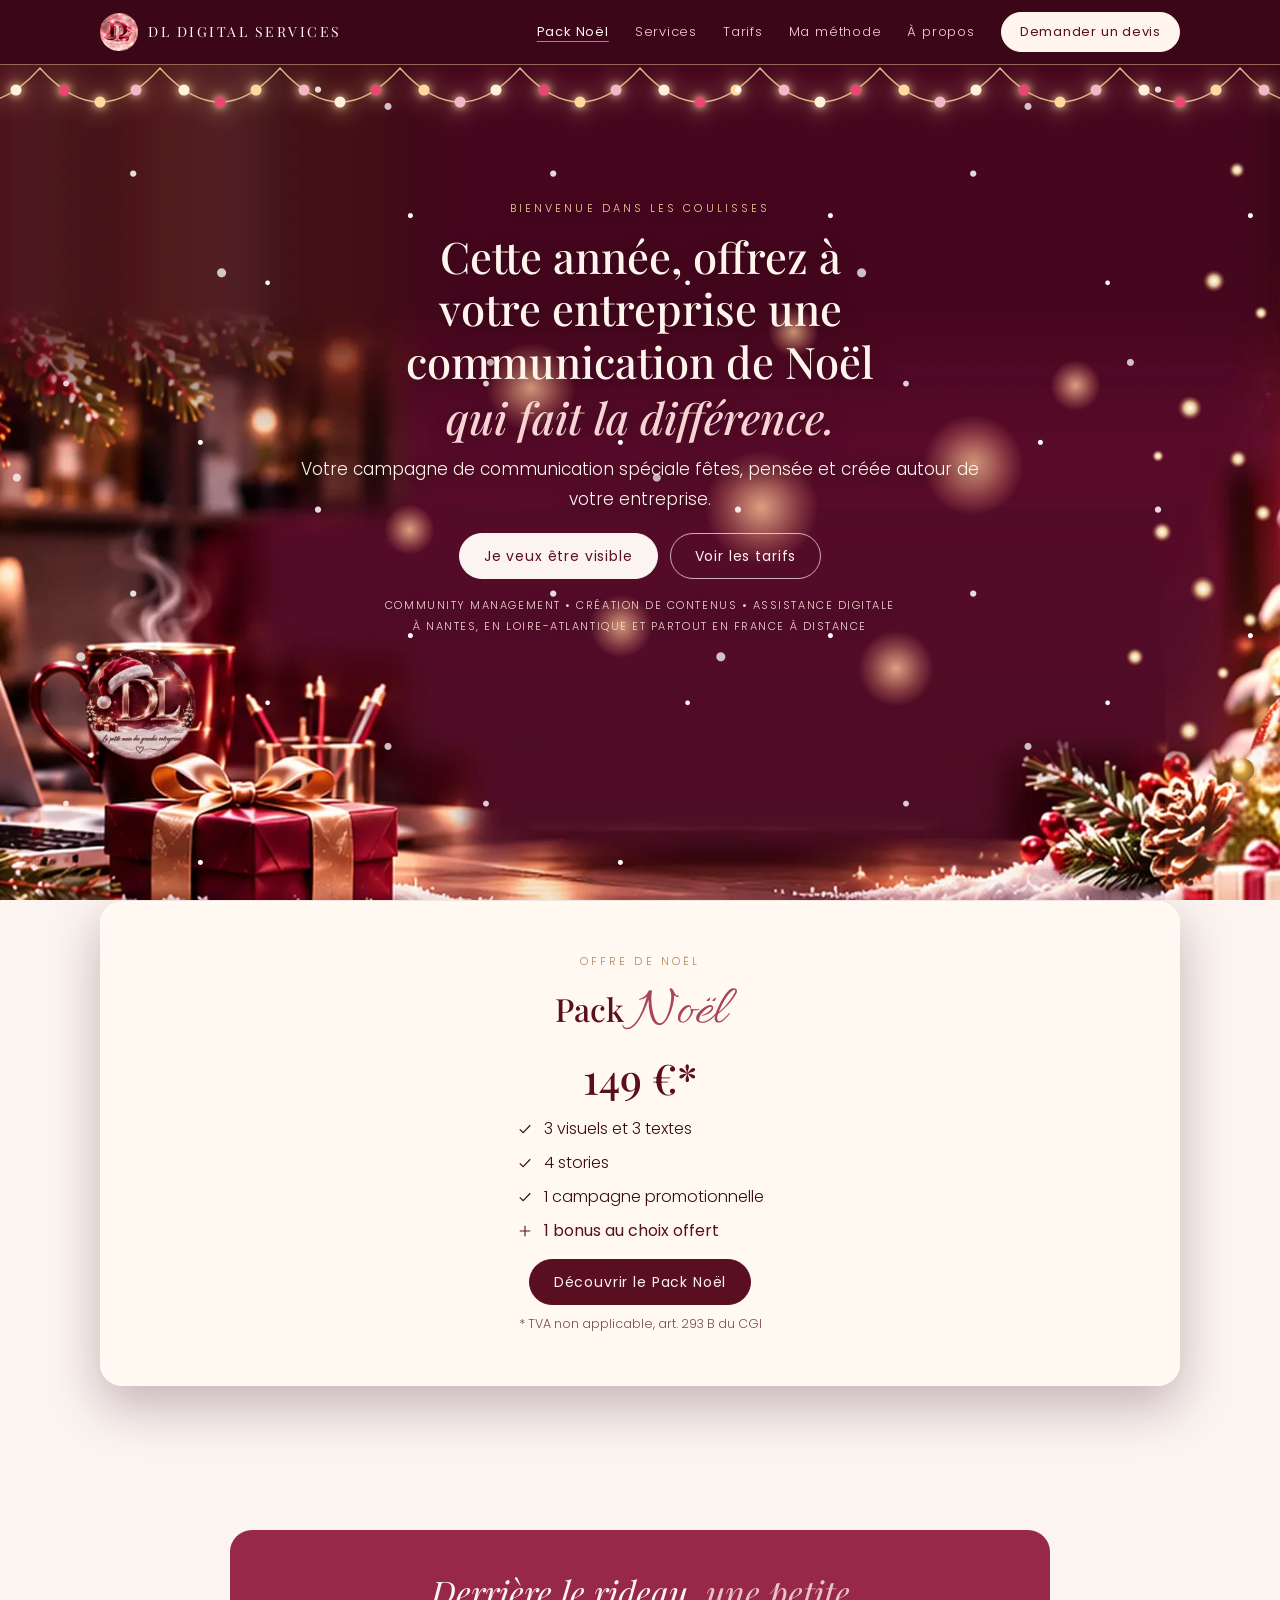
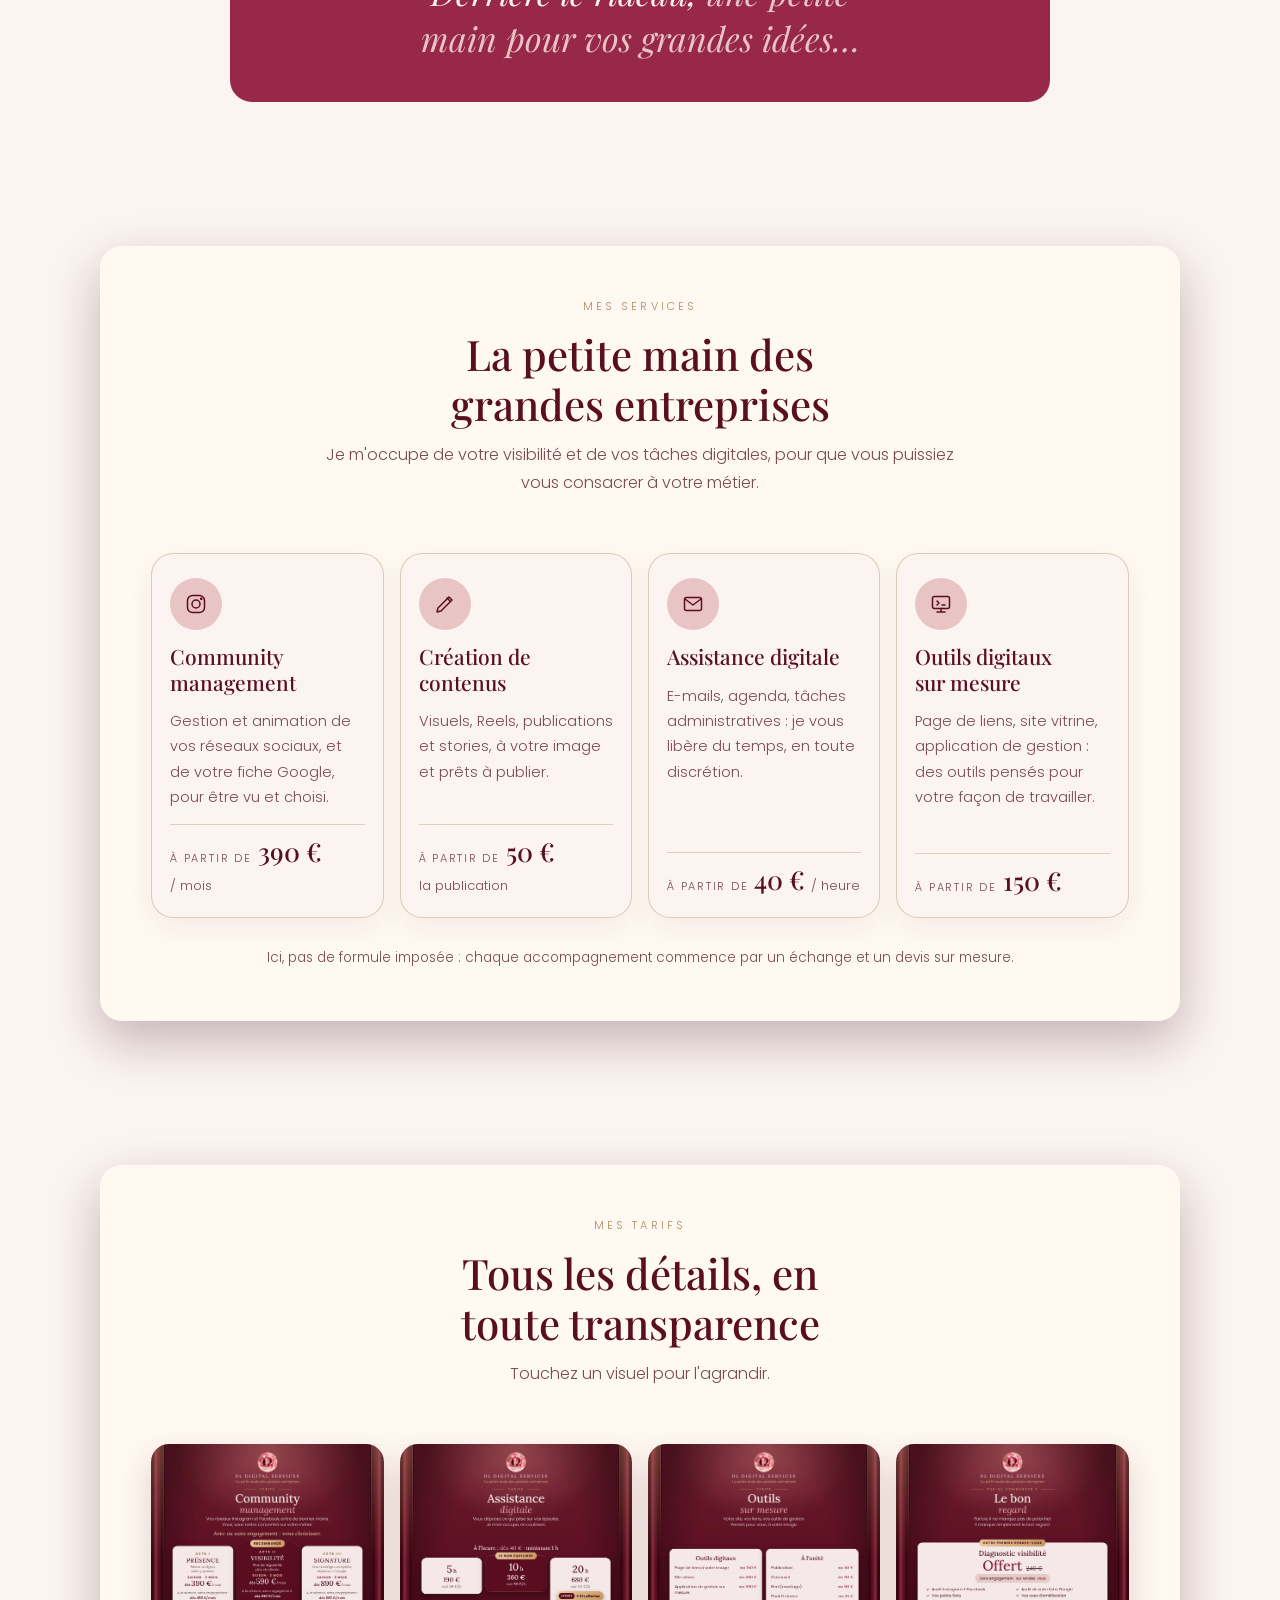
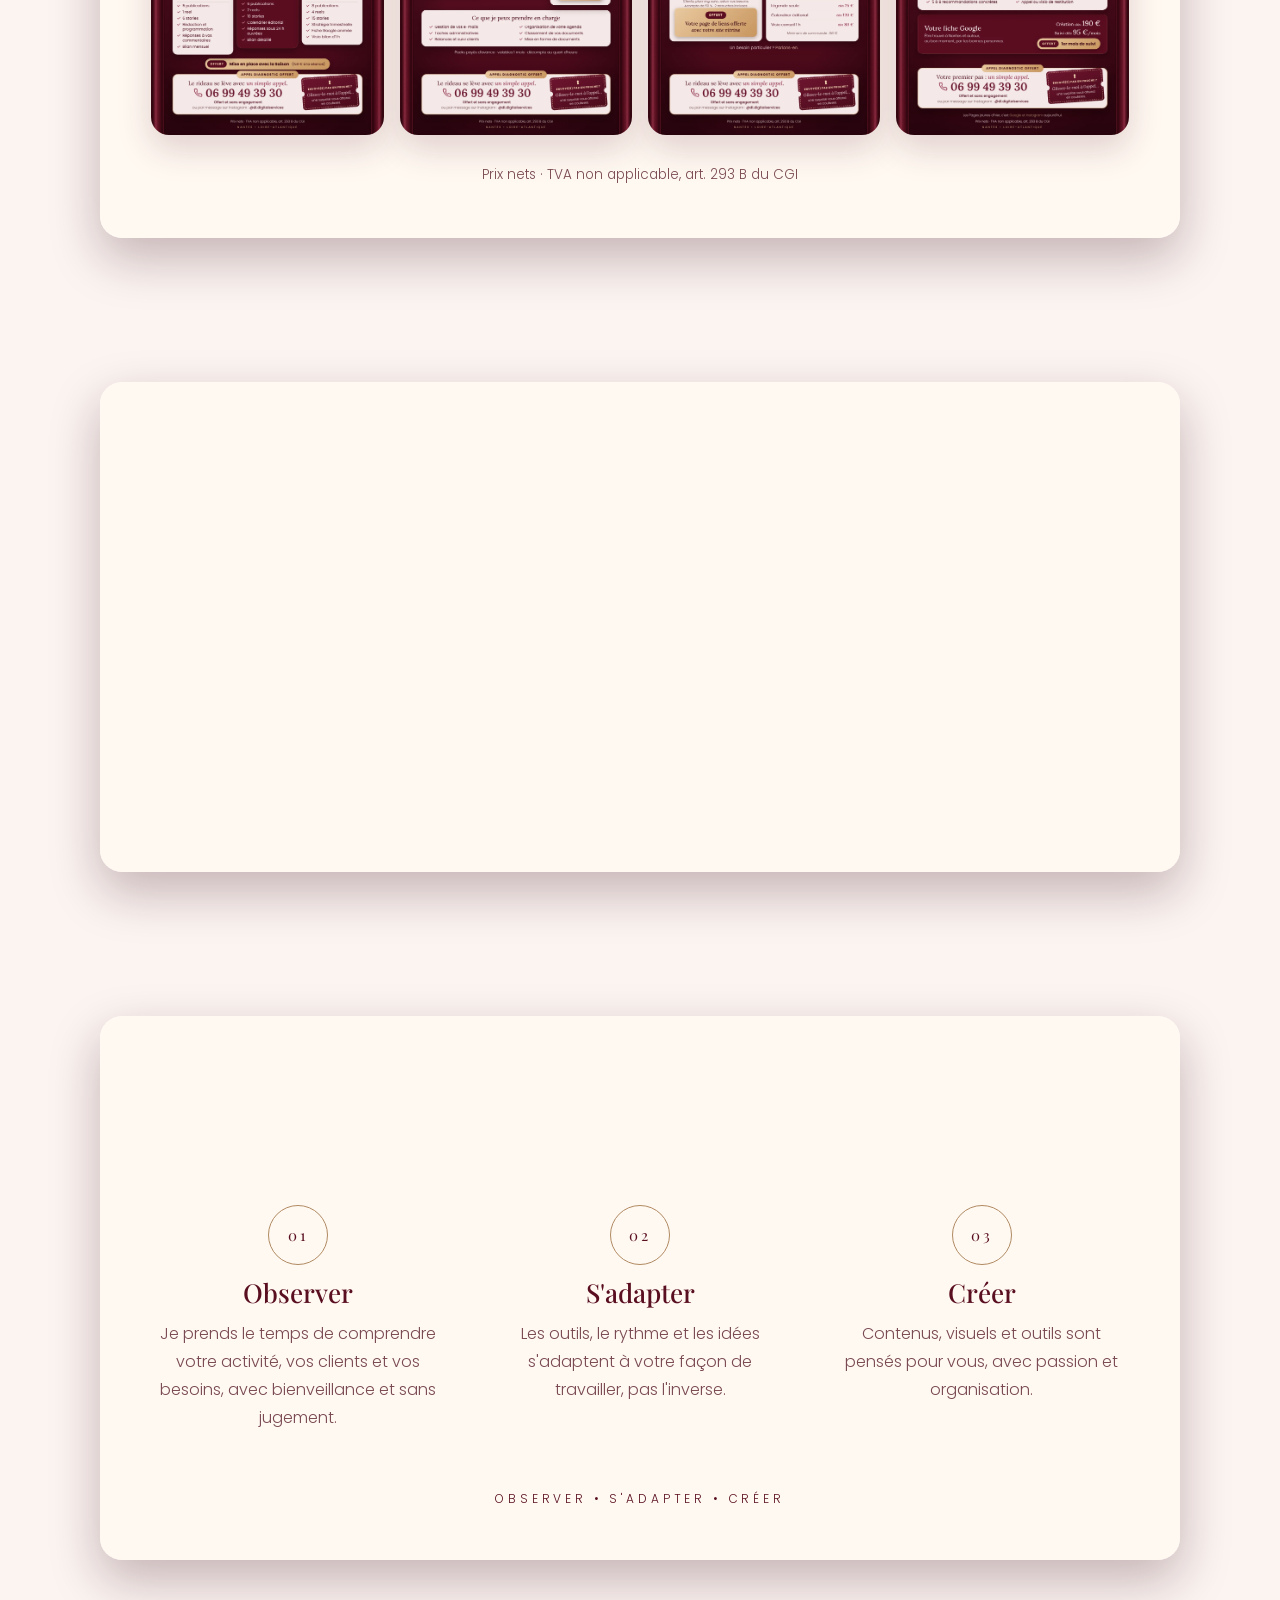
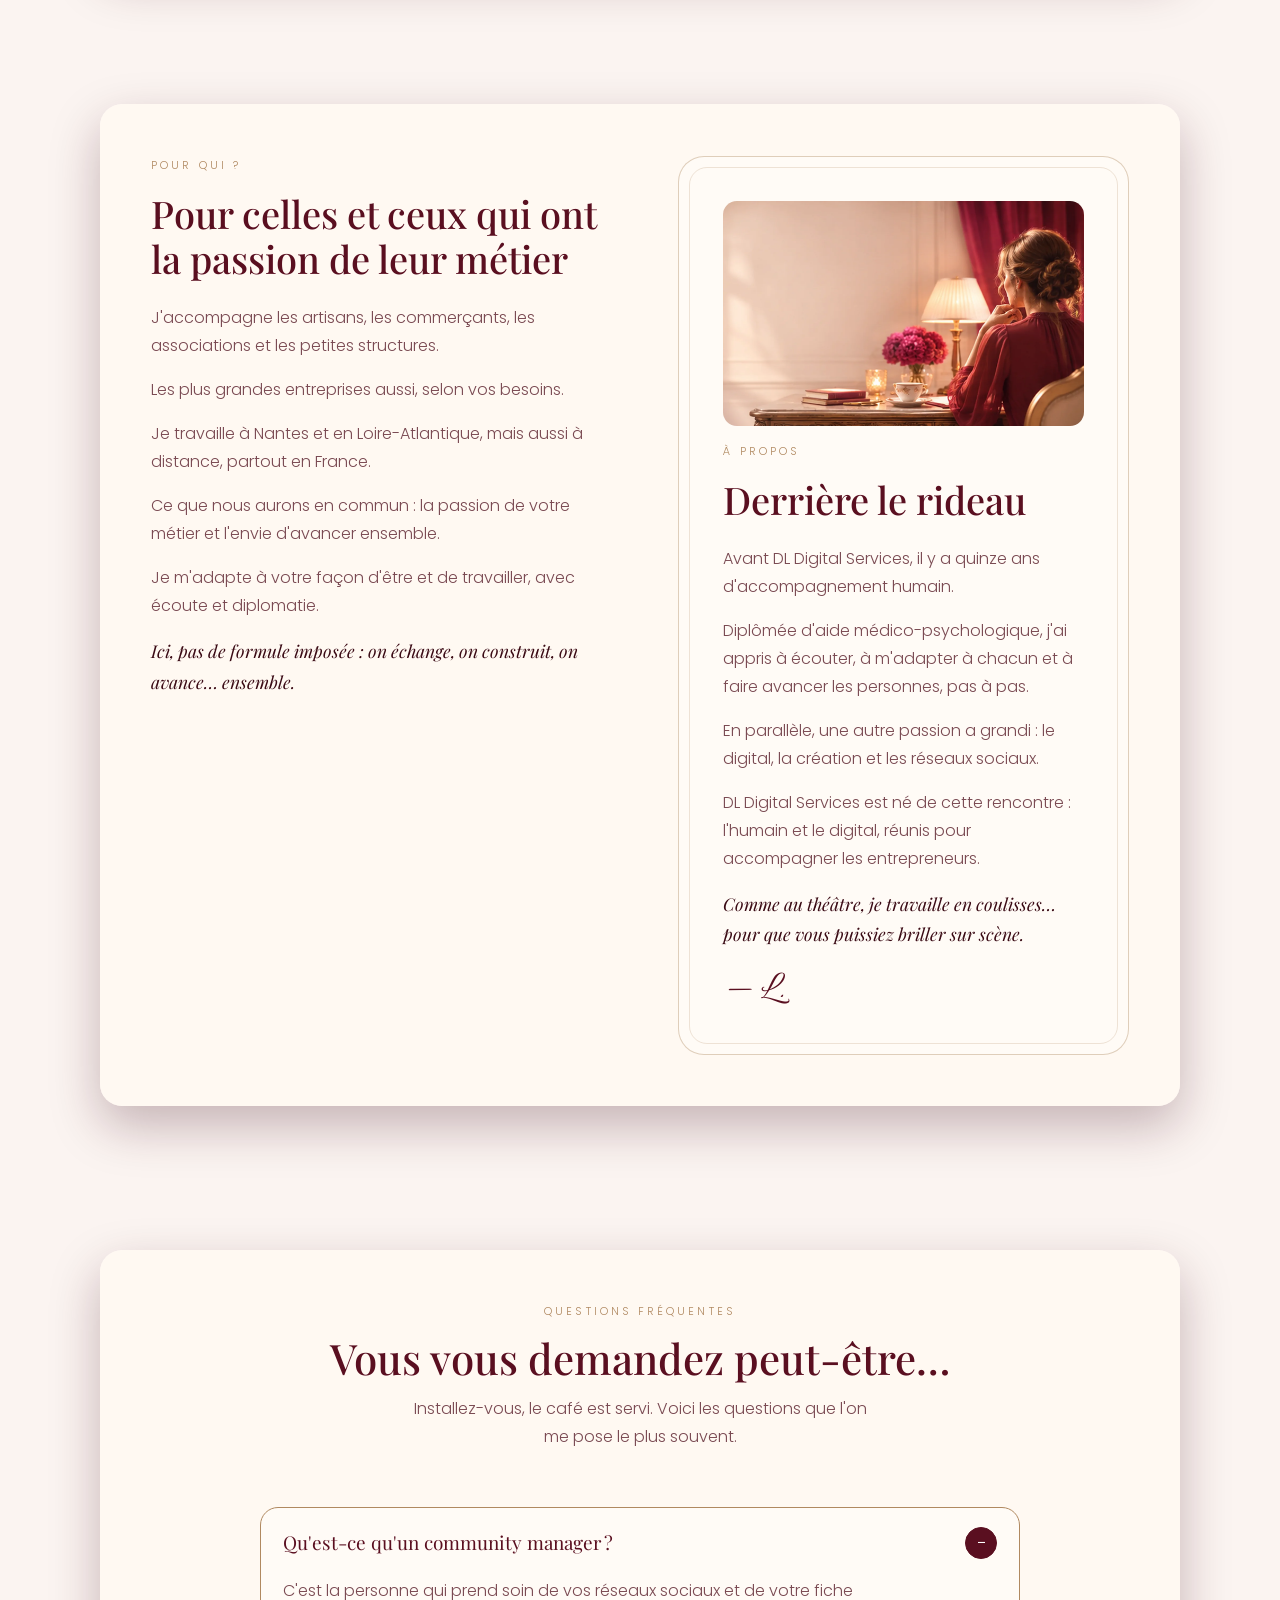
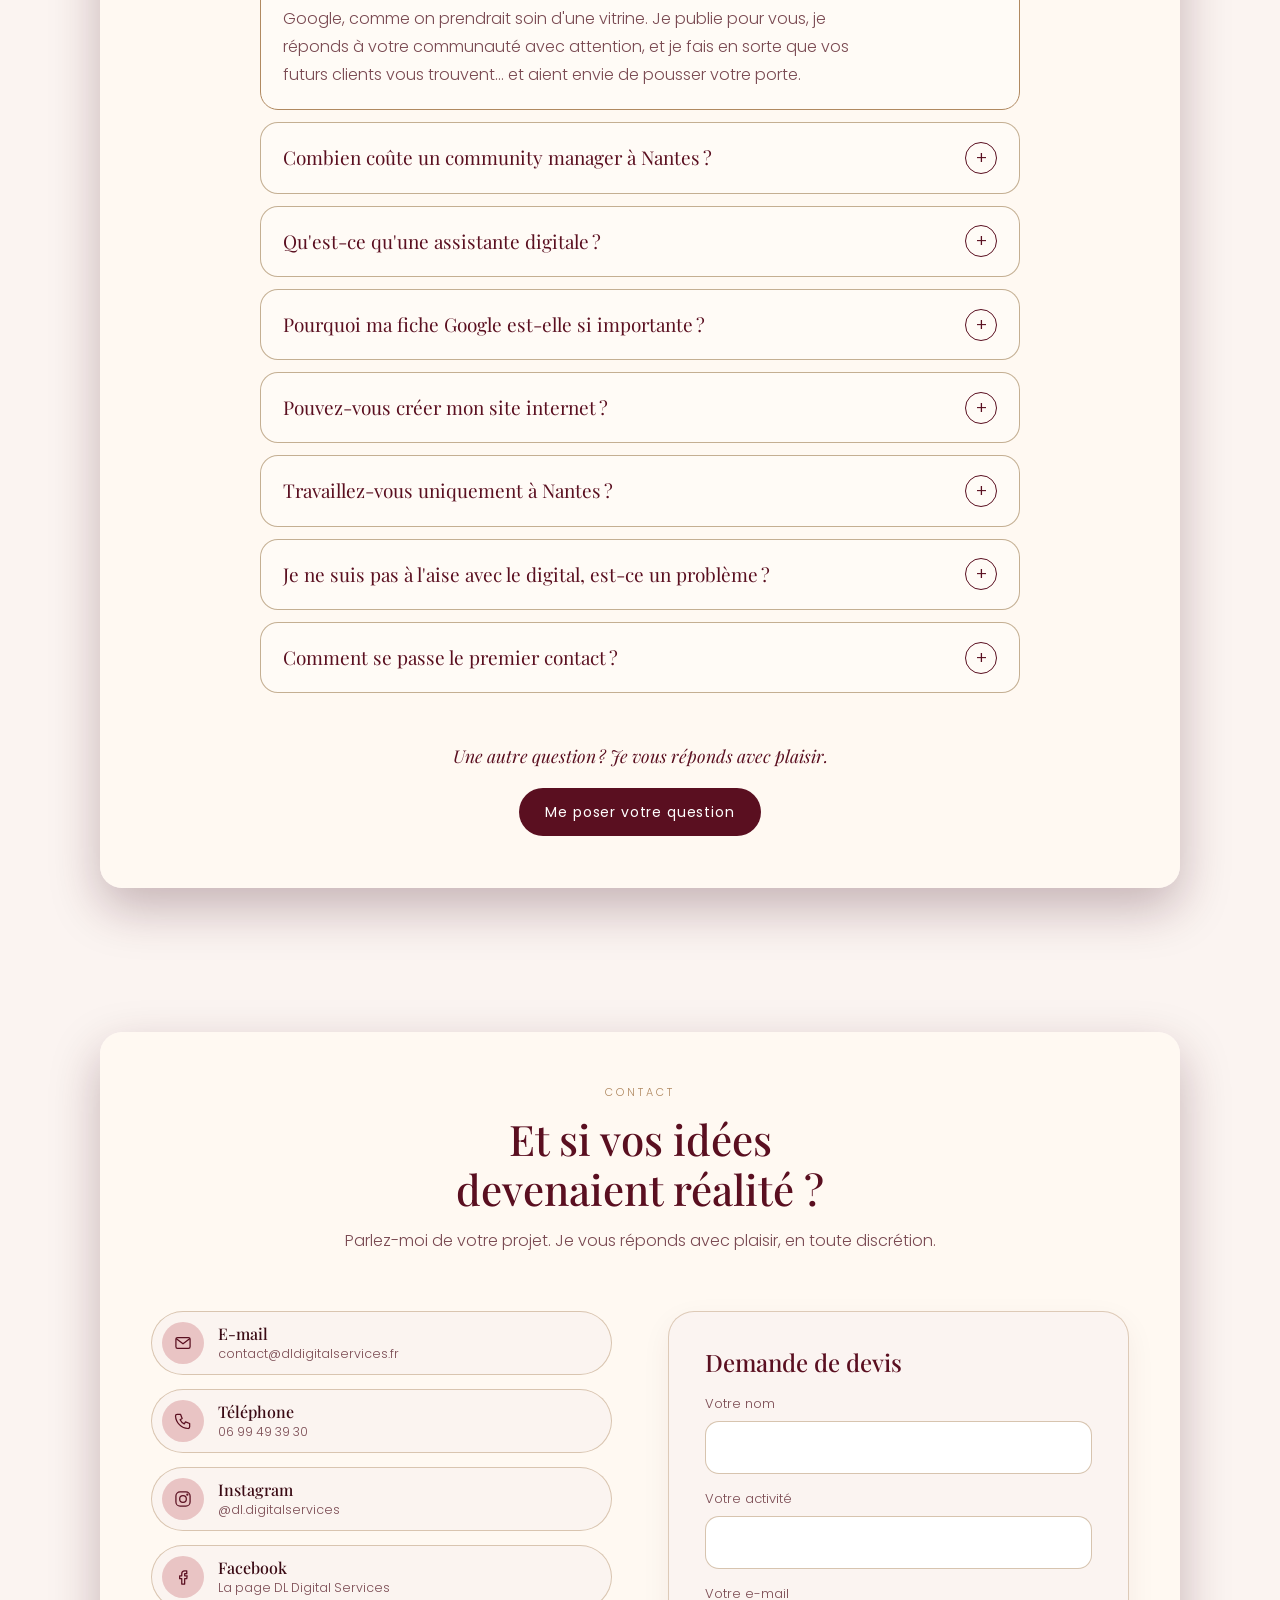
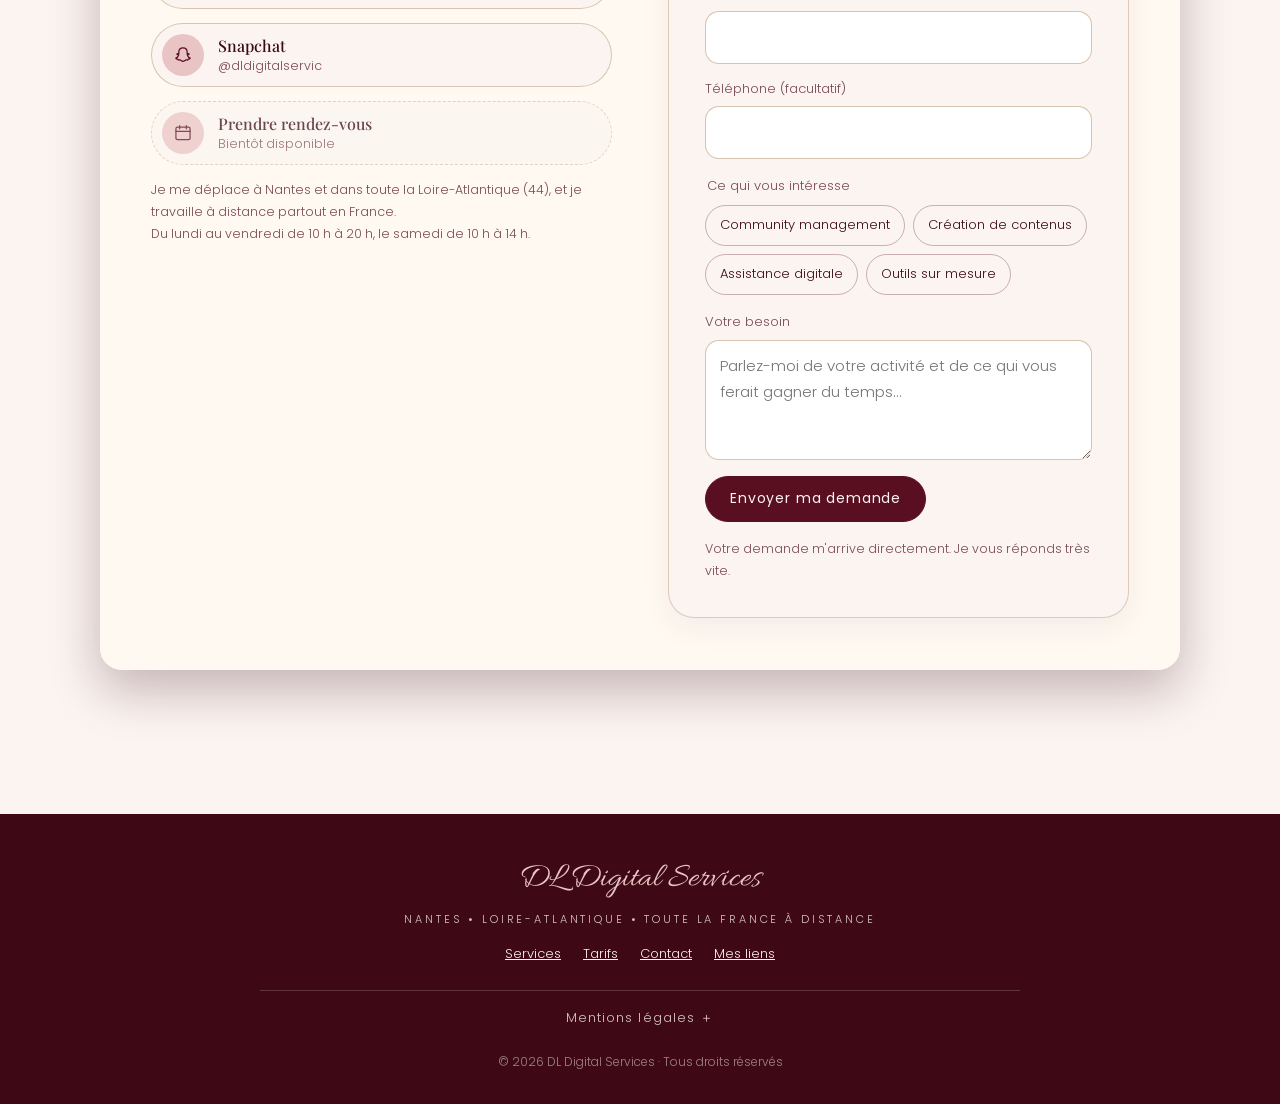
<file: index.html>
<!doctype html>
<html lang="fr">
<head>
<meta charset="utf-8">
<meta name="viewport" content="width=device-width, initial-scale=1, viewport-fit=cover">
<title>Community manager &amp; assistante digitale à Nantes | DL Digital Services</title>
<meta name="description" content="Community manager et assistante digitale à Nantes (44) : réseaux sociaux, fiche Google, création de contenus et outils digitaux sur mesure.">
<link rel="canonical" href="https://dldigitalservices.fr/">
<meta name="robots" content="index, follow">
<meta property="og:site_name" content="DL Digital Services">
<meta property="og:locale" content="fr_FR">
<meta property="og:url" content="https://dldigitalservices.fr/">
<meta property="og:title" content="DL Digital Services · Community manager &amp; assistante digitale à Nantes">
<meta property="og:description" content="Bienvenue dans les coulisses. Community management, création de contenus, assistance digitale et outils digitaux sur mesure à Nantes, en Loire-Atlantique et partout en France à distance.">
<meta name="twitter:card" content="summary">
<script type="application/ld+json">
{
 "@context": "https://schema.org",
 "@type": "ProfessionalService",
 "name": "DL Digital Services",
 "slogan": "La petite main des grandes entreprises",
 "description": "Community manager et assistante digitale à Nantes : réseaux sociaux, fiche Google, création de contenus et outils digitaux sur mesure.",
 "url": "https://dldigitalservices.fr/",
 "logo": "https://dldigitalservices.fr/liens/logo.png",
 "image": "https://dldigitalservices.fr/liens/logo.png",
 "telephone": "+33699493930",
 "email": "contact@dldigitalservices.fr",
 "address": {
  "@type": "PostalAddress",
  "addressLocality": "Nantes",
  "addressRegion": "Pays de la Loire",
  "addressCountry": "FR"
 },
 "areaServed": [
  {
   "@type": "City",
   "name": "Nantes"
  },
  {
   "@type": "AdministrativeArea",
   "name": "Loire-Atlantique"
  },
  {
   "@type": "Country",
   "name": "France"
  }
 ],
 "openingHoursSpecification": [
  {
   "@type": "OpeningHoursSpecification",
   "dayOfWeek": [
    "Monday",
    "Tuesday",
    "Wednesday",
    "Thursday",
    "Friday"
   ],
   "opens": "10:00",
   "closes": "20:00"
  },
  {
   "@type": "OpeningHoursSpecification",
   "dayOfWeek": "Saturday",
   "opens": "10:00",
   "closes": "14:00"
  }
 ],
 "knowsAbout": [
  "Community management",
  "Création de contenus",
  "Assistance digitale",
  "Gestion de fiche Google",
  "Création de sites internet",
  "Outils digitaux sur mesure"
 ],
 "sameAs": [
  "https://www.instagram.com/dl.digitalservices/",
  "https://www.facebook.com/share/18D9hMTPxV/",
  "https://www.snapchat.com/@dldigitalservic"
 ]
}
</script>
<meta property="og:image" content="https://dldigitalservices.fr/liens/logo.png">
<meta property="og:type" content="website">
<meta name="theme-color" content="#5A0F20">
<link rel="icon" href="liens/logo.png">
<link rel="preload" as="image" href="images/rideau-velours.webp" type="image/webp">
<link rel="preconnect" href="https://fonts.googleapis.com">
<link rel="preconnect" href="https://fonts.gstatic.com" crossorigin>
<link rel="stylesheet" href="https://fonts.googleapis.com/css2?family=Allura&family=Playfair+Display:ital,wght@0,500;1,500&family=Poppins:wght@300;400&display=swap">
<style>
  /* Site vitrine : le bureau d'autrefois derrière le rideau. Ivoire, bordeaux, rose poudré, or rosé. */
  :root{
    --ivoire:#FBF4F1; --voile:#F3E3DE; --bordeaux:#5A0F20; --bordeaux-ombre:#3E0915; --bordeaux-clair:#7A2236;
    --encre:#3A0A14; --encre-douce:#7A4A52; --rose-poudre:#E9C4C4; --rose-signature:#A8455A; --or-rose:#B08960;
    --titre:"Playfair Display","Didot",Georgia,serif;
    --texte:"Poppins","Helvetica Neue",Arial,sans-serif;
    --signature:"Allura","Snell Roundhand",cursive;
    --rideau:clamp(18px,6vw,96px);
    --large:min(1080px, calc(100% - 32px));
    color-scheme:light;
  }
  *{box-sizing:border-box}
  html{scroll-behavior:smooth;scroll-padding-top:72px}
  body{margin:0;background:var(--ivoire);color:var(--encre);font-family:var(--texte);font-weight:300;font-size:16px;line-height:1.75;-webkit-font-smoothing:antialiased;overflow-x:hidden}
  h1,h2,h3{font-family:var(--titre);font-weight:500;color:var(--bordeaux);margin:0;line-height:1.2;text-wrap:balance}
  p{margin:0}
  a{color:var(--bordeaux)}
  :focus-visible{outline:2px solid var(--bordeaux);outline-offset:3px}

  /* ---------- Le rideau qui se lève à l'arrivée ---------- */
  /* Rideaux de velours bordeaux, sobres : deux pans qui s'ouvrent en deux, une fine tringle en laiton patiné */
  .lever{position:fixed;inset:0;z-index:50;pointer-events:none;overflow:hidden;background:#140205;animation:eteindre 1.6s ease 1.2s forwards, disparaitre .9s ease 3.6s forwards}
  .pan{position:absolute;top:0;bottom:0;width:51%;overflow:hidden;will-change:transform;
    animation-duration:2.6s;animation-timing-function:cubic-bezier(.6,0,.2,1);animation-delay:.9s;animation-fill-mode:forwards}
  /* Velours de secours : les pans restent bordeaux même si la photo du rideau n'est pas encore chargée */
  .pan{background:repeating-linear-gradient(90deg,#5A0F20 0px,#3E0915 14px,#7A2236 26px,#5A0F20 36px)}
  .pan::before{content:"";position:absolute;inset:0;background:url(images/rideau-velours.webp) center top/auto 100% repeat-x}
  .pan::after{content:"";position:absolute;inset:0;background:radial-gradient(ellipse 80% 60% at 50% 35%, rgba(255,215,190,.08), transparent 70%)}
  .pan.d::before{transform:scaleX(-1)}
  .pan.g{left:0;transform-origin:left top;animation-name:ouvrir-g;box-shadow:16px 0 36px rgba(0,0,0,.55)}
  .pan.d{right:0;transform-origin:right top;animation-name:ouvrir-d;box-shadow:-16px 0 36px rgba(0,0,0,.55)}
  .tringle{position:absolute;left:0;right:0;top:0;height:9px;z-index:2;
    background:linear-gradient(180deg,#3a2a17 0%,#9c7a4c 35%,#d9bd8c 50%,#8a6a3e 70%,#2e2010 100%);
    box-shadow:0 3px 10px rgba(0,0,0,.6);}
  @keyframes ouvrir-g{
    0%{transform:none}
    30%{transform:scaleX(.82) skewY(.5deg)}
    100%{transform:scaleX(.13) skewY(0)}}
  @keyframes ouvrir-d{
    0%{transform:none}
    30%{transform:scaleX(.82) skewY(-.5deg)}
    100%{transform:scaleX(.13) skewY(0)}}
  /* Le rideau attend que la photo du velours soit chargée avant de s'ouvrir : toujours le même rideau */
  .lever:not(.pret),.lever:not(.pret) .pan{animation-play-state:paused}
  @keyframes ouvrir-doux{from{transform:none}to{transform:scaleX(.13)}}
  @keyframes disparaitre{to{opacity:0}}
  @keyframes eteindre{to{background:transparent}}
  @keyframes eteindre-tringle{to{opacity:0;transform:translateY(-10px)}}

  /* ---------- En-tête ---------- */
  header{position:sticky;top:0;z-index:20;background:rgba(251,244,241,.86);-webkit-backdrop-filter:blur(10px);backdrop-filter:blur(10px);border-bottom:1px solid rgba(176,137,96,.25)}
  .barre{width:var(--large);margin:0 auto;height:64px;display:flex;align-items:center;justify-content:space-between;gap:16px}
  .nom{display:flex;align-items:center;gap:10px;text-decoration:none;color:var(--bordeaux);font-family:var(--titre);font-size:14px;letter-spacing:.18em;text-transform:uppercase;white-space:nowrap}
  .nom img{width:38px;height:38px}
  .menu{display:flex;align-items:center;gap:26px}
  .menu a{font-size:13px;letter-spacing:.06em;text-decoration:none;color:var(--encre-douce)}
  .menu a:hover{color:var(--bordeaux)}
  .bouton{display:inline-flex;align-items:center;justify-content:center;gap:10px;min-height:46px;padding:10px 24px;border-radius:999px;background:var(--bordeaux);color:var(--ivoire)!important;text-decoration:none;font-family:var(--texte);font-size:14px;font-weight:400;letter-spacing:.06em;border:1px solid var(--bordeaux);cursor:pointer;transition:background .25s ease, transform .25s ease}
  .bouton:hover{background:#6B1428;transform:translateY(-1px)}
  .bouton.leger{background:transparent;color:var(--bordeaux)!important;border-color:rgba(90,15,32,.4)}
  .bouton.leger:hover{background:rgba(233,196,196,.35)}
  .menu .bouton{min-height:40px;padding:8px 18px;font-size:13px}
  @media (max-width:820px){.menu a:not(.bouton){display:none}.nom span{display:none}}

  /* ---------- Accueil : la scène ---------- */
  /* Fond : la vraie photo du bureau, voilée de bordeaux pour que le texte reste lisible */
  .scene{position:relative;overflow:hidden;min-height:calc(100vh - 64px);min-height:calc(100svh - 64px);display:grid;place-items:center;background:var(--bordeaux-ombre)}
  .scene .photo{position:absolute;inset:0;width:100%;height:100%;object-fit:cover;object-position:70% 50%}
  .scene .voile-photo{position:absolute;inset:0;background:linear-gradient(90deg, rgba(40,6,14,.92) 0%, rgba(40,6,14,.78) 38%, rgba(40,6,14,.15) 70%, transparent 100%)}
  .scene{place-items:center start}
  .accueil{position:relative;z-index:2;width:min(560px, calc(100% - 32px));margin-left:max(16px, calc((100% - 1080px) / 2));padding-block:64px;text-align:left;display:flex;flex-direction:column;align-items:flex-start;gap:20px;color:var(--ivoire)}
  .accueil .actions{justify-content:flex-start}
  @media (max-width:760px){
    .scene{display:block;min-height:0}
    .scene .photo{position:relative;display:block;height:auto;aspect-ratio:1254/654;object-position:center}
    .scene .voile-photo{inset:auto 0 auto 0;top:0;height:calc((100vw) * 654 / 1254);background:linear-gradient(180deg, transparent 55%, var(--bordeaux-ombre) 100%)}
    .accueil{margin:0 auto;padding-block:28px 48px;text-align:center;align-items:center}
    .accueil .actions{justify-content:center}
    .rassure{letter-spacing:.1em;font-size:10.5px}
  }
  .petit-titre{font-size:11px;letter-spacing:.28em;text-transform:uppercase;color:var(--or-rose)}
  .accueil .petit-titre{color:#E7C9A8}
  .accueil h1{font-size:clamp(32px,6.4vw,56px);color:var(--ivoire);text-shadow:0 2px 24px rgba(30,4,10,.5)}
  .accueil h1 em{font-style:italic;color:var(--rose-poudre);display:block;margin-top:.1em}
  .poeme{display:flex;flex-direction:column;gap:4px;color:rgba(251,244,241,.9);font-size:clamp(15px,2.2vw,17px);text-shadow:0 1px 12px rgba(30,4,10,.6)}
  .poeme p{text-wrap:balance}
  .poeme .question{font-size:1.12em;color:var(--ivoire)}
  .poeme strong{font-weight:400;color:var(--rose-poudre);font-family:var(--titre);font-style:italic;font-size:1.15em}
  .rassure{font-size:11px;letter-spacing:.2em;text-transform:uppercase;color:rgba(251,244,241,.7);line-height:2;margin-top:4px}
  .poeme .fort{color:var(--ivoire);font-family:var(--titre);font-style:italic;font-size:1.12em;margin-top:6px}
  .accueil .bouton.leger{color:var(--ivoire)!important;border-color:rgba(251,244,241,.6)}
  .accueil .bouton.leger:hover{background:rgba(251,244,241,.12)}
  .accueil .bouton:not(.leger){background:var(--ivoire);color:var(--bordeaux)!important;border-color:var(--ivoire)}
  .actions{display:flex;flex-wrap:wrap;justify-content:center;gap:12px;margin-top:6px}
  .filet{display:flex;align-items:center;gap:10px;color:var(--or-rose);justify-content:center}
  .filet::before,.filet::after{content:"";width:56px;height:1px;background:var(--or-rose)}
  .filet svg{width:14px;height:14px}

  /* ---------- Sections ---------- */
  section{padding-block:clamp(64px,10vw,112px)}
  .contenu{width:var(--large);margin:0 auto}
  .entete{text-align:center;max-width:640px;margin:0 auto clamp(36px,6vw,56px);display:flex;flex-direction:column;gap:12px;align-items:center}
  .entete h2{font-size:clamp(28px,4.6vw,42px)}
  .entete p{color:var(--encre-douce)}
  .voile{background:var(--voile)}
  .sombre{background:var(--bordeaux);color:var(--ivoire)}
  .sombre h2,.sombre h3{color:var(--ivoire)}

  /* Slogan */
  .slogan{padding-block:clamp(48px,8vw,80px);text-align:center;position:relative;overflow:hidden;
    background:
      radial-gradient(ellipse 60% 90% at 50% 0%, rgba(201,162,122,.25), transparent 70%),
      linear-gradient(180deg, var(--bordeaux) 0%, #4A0C1A 100%)}
  .slogan blockquote{margin:0 auto;width:min(820px, calc(100% - 32px));font-family:var(--titre);font-style:italic;font-size:clamp(22px,3.8vw,34px);line-height:1.35;color:var(--ivoire);text-wrap:balance}
  .slogan blockquote span{color:var(--rose-poudre)}

  /* Services */
  .grille{display:grid;grid-template-columns:repeat(auto-fit,minmax(min(100%,240px),1fr));gap:20px}
  .carte{position:relative;background:rgba(251,244,241,.9);border:1px solid rgba(176,137,96,.4);border-radius:22px;padding:30px 26px 26px;display:flex;flex-direction:column;gap:14px;box-shadow:0 10px 30px rgba(90,15,32,.06);transition:transform .3s ease, box-shadow .3s ease}
  .carte:hover{transform:translateY(-3px);box-shadow:0 16px 36px rgba(90,15,32,.12)}
  .icone{width:52px;height:52px;border-radius:50%;display:grid;place-items:center;background:var(--rose-poudre);color:var(--bordeaux)}
  .icone svg{width:24px;height:24px;fill:none;stroke:currentColor;stroke-width:1.5;stroke-linecap:round;stroke-linejoin:round}
  .carte h3{font-size:21px}
  .carte p{color:var(--encre-douce);font-size:14.5px;flex:1}
  .prix{border-top:1px solid rgba(176,137,96,.35);padding-top:14px;display:flex;align-items:baseline;gap:6px;flex-wrap:wrap}
  .prix small{font-size:11px;letter-spacing:.16em;text-transform:uppercase;color:var(--encre-douce)}
  .prix b{font-family:var(--titre);font-weight:500;font-size:26px;color:var(--bordeaux);line-height:1}
  .prix i{font-style:normal;font-size:13px;color:var(--encre-douce)}
  .note{text-align:center;color:var(--encre-douce);font-size:13.5px;margin-top:28px}

  /* Tarifs : les visuels */
  .tarifs{display:grid;grid-template-columns:repeat(auto-fit,minmax(min(100%,230px),1fr));gap:20px}
  .vignette{padding:0;border:0;background:none;cursor:zoom-in;border-radius:18px;overflow:hidden;box-shadow:0 14px 34px rgba(90,15,32,.18);transition:transform .3s ease, box-shadow .3s ease}
  .vignette:hover{transform:translateY(-4px);box-shadow:0 20px 44px rgba(90,15,32,.26)}
  .vignette img{display:block;width:100%;height:auto;aspect-ratio:1080/1350}
  dialog#loupe{border:0;padding:0;background:transparent;max-width:min(560px,94vw);max-height:94vh;overflow:visible}
  dialog#loupe::backdrop{background:rgba(30,4,10,.82)}
  dialog#loupe img{display:block;width:100%;height:auto;max-height:90vh;object-fit:contain;border-radius:14px}
  .fermer{position:absolute;top:-14px;right:-10px;width:40px;height:40px;border-radius:50%;border:0;background:var(--ivoire);color:var(--bordeaux);font-size:24px;line-height:1;cursor:pointer;box-shadow:0 4px 14px rgba(0,0,0,.3)}

  /* Ce que vous y gagnez */
  .gains{display:grid;grid-template-columns:repeat(auto-fit,minmax(min(100%,200px),1fr));gap:1px;background:rgba(176,137,96,.35);border:1px solid rgba(176,137,96,.35);border-radius:22px;overflow:hidden}
  .gain{background:var(--ivoire);padding:34px 24px;text-align:center;display:flex;flex-direction:column;gap:8px;align-items:center}
  .gain b{font-family:var(--signature);font-weight:400;font-size:46px;line-height:1;color:var(--rose-signature)}
  .gain p{font-size:14.5px;color:var(--encre-douce);max-width:220px}

  /* Méthode */
  .methode{display:grid;grid-template-columns:repeat(auto-fit,minmax(min(100%,260px),1fr));gap:clamp(28px,4vw,48px);counter-reset:etape}
  .etape{display:flex;flex-direction:column;gap:12px;text-align:center;align-items:center}
  .etape::before{counter-increment:etape;content:"0" counter(etape);font-family:var(--titre);font-size:15px;letter-spacing:.2em;color:var(--rose-poudre);border:1px solid rgba(233,196,196,.5);border-radius:50%;width:58px;height:58px;display:grid;place-items:center}
  .etape h3{font-size:26px}
  .etape p{color:rgba(251,244,241,.82);max-width:300px}
  .devise{text-align:center;margin-top:clamp(40px,6vw,56px);font-size:12px;letter-spacing:.32em;text-transform:uppercase;color:var(--rose-poudre)}

  /* Pour qui + À propos */
  .duo{display:grid;grid-template-columns:repeat(auto-fit,minmax(min(100%,380px),1fr));gap:clamp(36px,6vw,80px);align-items:start}
  .texte{display:flex;flex-direction:column;gap:16px}
  .texte h2{font-size:clamp(28px,4.2vw,38px);margin-bottom:6px}
  .texte p{color:var(--encre-douce)}
  .texte .chute{color:var(--encre);font-family:var(--titre);font-style:italic;font-size:1.1em}
  .encadre{background:var(--ivoire);border:1px solid rgba(176,137,96,.4);border-radius:26px;padding:clamp(28px,4vw,44px);position:relative}
  .encadre::before{content:"";position:absolute;inset:10px;border:1px solid rgba(176,137,96,.22);border-radius:18px;pointer-events:none}
  .signe{font-family:var(--signature);font-size:40px;color:var(--bordeaux);line-height:1;margin-top:4px}

  .photo-dos{display:block;width:100%;aspect-ratio:16/10;object-fit:cover;object-position:80% 50%;border-radius:14px}

  /* Contact */
  .contact{display:grid;grid-template-columns:repeat(auto-fit,minmax(min(100%,320px),1fr));gap:clamp(28px,5vw,56px);align-items:start}
  .coordonnees{display:flex;flex-direction:column;gap:14px}
  .ligne{display:flex;align-items:center;gap:14px;min-height:60px;padding:10px 18px 10px 10px;border-radius:999px;text-decoration:none;color:var(--encre);background:rgba(251,244,241,.8);border:1px solid rgba(176,137,96,.45);transition:transform .25s ease}
  .ligne:hover{transform:translateY(-2px)}
  .ligne .icone{width:42px;height:42px;flex:none;display:grid;place-items:center}
  .ligne .icone svg{width:20px;height:20px}
  .ligne span{display:flex;flex-direction:column;line-height:1.4;min-width:0}
  .ligne b{font-family:var(--titre);font-weight:500;font-size:16px}
  .ligne small{font-size:12.5px;color:var(--encre-douce);overflow-wrap:anywhere}
  .ligne.bientot{border-style:dashed;opacity:.75}
  .ligne.bientot:hover{transform:none}
  form{background:var(--ivoire);border:1px solid rgba(176,137,96,.4);border-radius:26px;padding:clamp(24px,4vw,36px);display:grid;gap:16px;box-shadow:0 10px 30px rgba(90,15,32,.06)}
  form h3{font-size:24px}
  .champs{display:grid;grid-template-columns:repeat(auto-fit,minmax(min(100%,200px),1fr));gap:14px}
  label{display:flex;flex-direction:column;gap:6px;font-size:13px;color:var(--encre-douce)}
  input,textarea{font:inherit;font-size:15px;color:var(--encre);background:#fff;border:1px solid rgba(176,137,96,.5);border-radius:14px;padding:12px 14px;width:100%}
  input:focus,textarea:focus{outline:2px solid var(--rose-signature);outline-offset:1px;border-color:transparent}
  textarea{min-height:120px;resize:vertical}
  fieldset{border:0;margin:0;padding:0;display:flex;flex-direction:column;gap:10px}
  legend{font-size:13px;color:var(--encre-douce);margin-bottom:8px}
  .puces{display:flex;flex-wrap:wrap;gap:8px}
  .puce{position:relative}
  .puce input{position:absolute;opacity:0;width:1px;height:1px}
  .puce span{display:inline-block;padding:8px 14px;border-radius:999px;border:1px solid rgba(90,15,32,.3);font-size:13px;color:var(--encre);cursor:pointer;transition:background .2s ease}
  .puce input:checked + span{background:var(--bordeaux);color:var(--ivoire);border-color:var(--bordeaux)}
  .puce input:focus-visible + span{outline:2px solid var(--bordeaux);outline-offset:2px}
  .aide{font-size:12.5px;color:var(--encre-douce)}
  form .bouton{justify-self:start}

  /* Pied de page */
  footer{background:var(--bordeaux-ombre);color:rgba(251,244,241,.8);padding-block:48px 32px;text-align:center}
  footer .contenu{display:flex;flex-direction:column;gap:14px;align-items:center}
  footer .sig{font-family:var(--signature);font-size:34px;color:var(--rose-poudre);line-height:1}
  footer .lieu{font-size:11px;letter-spacing:.26em;text-transform:uppercase}
  footer nav{display:flex;gap:22px;flex-wrap:wrap;justify-content:center;font-size:13px}
  footer a{color:var(--ivoire)}
  details.legal{width:min(760px,100%);text-align:left;margin-top:10px;border-top:1px solid rgba(251,244,241,.18);padding-top:16px}
  details.legal summary{cursor:pointer;text-align:center;font-size:13px;letter-spacing:.08em;list-style:none}
  details.legal summary::-webkit-details-marker{display:none}
  details.legal summary::after{content:" ＋";color:var(--rose-poudre)}
  details.legal[open] summary::after{content:" −"}
  .legal-corps{display:grid;gap:14px;margin-top:18px;font-size:13.5px;line-height:1.7}
  .legal-corps h4{font-family:var(--titre);font-weight:500;color:var(--rose-poudre);margin:0;font-size:16px}
  .copyright{font-size:12px;opacity:.65;margin-top:8px}

  /* Apparitions douces */
  .reveler{opacity:0;transform:translateY(16px);transition:opacity .9s ease, transform .9s ease}
  .reveler.vu{opacity:1;transform:none}

  @media (prefers-reduced-motion:reduce){
    html{scroll-behavior:auto}
    /* Animations réduites sur l'appareil : le rideau s'ouvre quand même, plus doucement */
    .pan.g,.pan.d{animation-name:ouvrir-doux;animation-timing-function:ease-in-out}
    .reveler{opacity:1;transform:none;transition:none}
    .carte,.bouton,.ligne{transition:none}
  }

  /* ---------- FAQ : velours bordeaux, questions repliées ---------- */
  .faq{background:radial-gradient(ellipse 90% 70% at 50% 0%, var(--bordeaux-clair) 0%, var(--bordeaux) 55%, var(--bordeaux-ombre) 100%);color:var(--ivoire)}
  .faq h2{color:var(--ivoire)}
  .faq .petit-titre{color:var(--rose-poudre)}
  .faq .entete p{color:var(--rose-poudre);max-width:46ch}
  .questions{width:min(760px,100%);margin:0 auto;display:flex;flex-direction:column;gap:12px}
  .questions details{border:1px solid rgba(233,196,196,.28);border-radius:18px;background:rgba(62,9,21,.35);transition:background .3s ease,border-color .3s ease}
  .questions details[open]{background:rgba(251,244,241,.07);border-color:rgba(176,137,96,.6)}
  .questions summary{cursor:pointer;list-style:none;display:flex;align-items:center;justify-content:space-between;gap:16px;padding:18px 22px;font-family:var(--titre);font-size:clamp(17px,2.2vw,19px);color:var(--ivoire)}
  .questions summary::-webkit-details-marker{display:none}
  .questions summary::after{content:"+";flex:none;width:30px;height:30px;border-radius:50%;border:1px solid rgba(233,196,196,.5);display:grid;place-items:center;font-family:var(--texte);font-size:18px;line-height:1;color:var(--rose-poudre)}
  .questions details[open] summary::after{content:"\2212";background:var(--rose-poudre);color:var(--bordeaux);border-color:var(--rose-poudre)}
  .questions summary:focus-visible{outline:2px solid var(--rose-poudre);outline-offset:3px;border-radius:18px}
  .questions .reponse{padding:0 22px 20px;color:var(--voile);max-width:62ch}
  .faq-fin{margin-top:clamp(32px,5vw,48px);text-align:center;display:flex;flex-direction:column;gap:16px;align-items:center}
  .faq-fin p{font-family:var(--titre);font-style:italic;font-size:1.1em;color:var(--ivoire)}
  .faq-fin a{display:inline-block;padding:12px 26px;border-radius:999px;background:var(--rose-poudre);color:var(--bordeaux);text-decoration:none;font-weight:400;font-size:14px;letter-spacing:.06em}
  .faq-fin a:focus-visible{outline:2px solid var(--ivoire);outline-offset:3px}

  /* ---------- Noël : à retirer après les fêtes ---------- */
.lever{display:none}
/* ---------- Nouvelle DA : une seule image fixe, le texte défile dessus ---------- */
header{background:#3A0618;border-bottom-color:rgba(235,199,146,.5)}
.nom{color:#FFF5EC}
.menu a{color:#F7D3D3}
.menu a:hover{color:#fff}
.menu .bouton{background:#FFF5EC;color:var(--bordeaux)!important;border-color:#FFF5EC}
.menu .bouton:hover{background:#F7D3D3}
.menu a[href*=pack-noel]{color:#FFF5EC!important}
.fond{position:fixed;inset:0;z-index:0;overflow:hidden;background:#3A0618 url(images/noel-fond-site.webp) center bottom/cover no-repeat}
@media (max-aspect-ratio:1/1){.fond{background-image:url(images/noel-fond-tel.webp)}.lueur{display:none}}
.lueur{position:absolute;border-radius:50%;background:radial-gradient(circle,rgba(255,196,150,.8) 0%,rgba(255,170,130,.28) 45%,transparent 70%);animation:scintille 5s ease-in-out infinite}
.etincelle{background:radial-gradient(circle,#fff 0%,rgba(255,226,170,.9) 30%,rgba(255,200,130,.25) 55%,transparent 72%);animation-duration:2.8s}
.neige{position:fixed;left:-60px;right:-60px;bottom:0;height:calc(100vh + 700px);z-index:15;pointer-events:none;background-repeat:repeat;will-change:transform}
.neige-1{background-size:420px 420px;background-image:radial-gradient(circle at 12% 18%,#fff 0 2px,transparent 3px),radial-gradient(circle at 46% 8%,rgba(255,255,255,.85) 0 2.6px,transparent 3.6px),radial-gradient(circle at 78% 34%,#fff 0 1.8px,transparent 2.8px),radial-gradient(circle at 30% 58%,rgba(255,255,255,.8) 0 2.4px,transparent 3.4px),radial-gradient(circle at 62% 72%,#fff 0 2px,transparent 3px),radial-gradient(circle at 90% 88%,rgba(255,255,255,.85) 0 2.6px,transparent 3.6px);animation:neige-a 14s linear infinite}
.neige-2{opacity:.75;z-index:0;background-size:640px 640px;background-image:radial-gradient(circle at 22% 12%,#fff 0 4px,transparent 5px),radial-gradient(circle at 70% 26%,#fff 0 3px,transparent 4px),radial-gradient(circle at 44% 52%,#fff 0 4px,transparent 5px),radial-gradient(circle at 86% 66%,#fff 0 3px,transparent 4px),radial-gradient(circle at 12% 84%,#fff 0 3.5px,transparent 4.5px);animation:neige-b 22s linear infinite}
.guirlande{position:fixed;left:0;top:64px;width:100%;height:84px;z-index:0;pointer-events:none}
.ampoule{animation:ampoule 2.4s ease-in-out infinite;filter:drop-shadow(0 0 5px #FFE2AE) drop-shadow(0 0 12px #FFC98A)}
main,footer{position:relative;z-index:1}
main section{padding-block:0 16vh}
main section>.contenu{background:rgba(255,249,243,.93);-webkit-backdrop-filter:blur(5px);backdrop-filter:blur(5px);border-radius:22px;padding:clamp(28px,4vw,52px);box-shadow:0 20px 50px rgba(60,12,28,.28)}
main section.voile,main section.sombre,main section.faq{background:none;color:var(--encre)}
section.accueil{width:100%;max-width:none;margin:0;flex-direction:row;gap:0;text-align:center;min-height:calc(100vh - 64px);display:flex;align-items:center;justify-content:center;padding:32px 16px 18vh!important}
.annonce{width:min(680px,100%);text-align:center;display:flex;flex-direction:column;gap:12px;align-items:center;color:#FFF5EC;text-shadow:0 2px 16px rgba(30,2,14,.8)}
.annonce .petit-titre{color:#F2CFA0}
.annonce h1{color:#FFF5EC;font-size:clamp(30px,3.4vw,48px)}
.annonce h1 em{color:#F7D3D3}
.annonce p{font-size:17px}
.annonce .rassure{font-size:11px;letter-spacing:.14em;text-transform:uppercase;color:#F7D3D3;line-height:1.9}
.actions{display:flex;flex-wrap:wrap;justify-content:center;gap:12px}
.annonce .bouton{background:#FFF5EC;color:var(--bordeaux)!important;border-color:#FFF5EC;text-shadow:none}
.annonce .bouton:hover{background:#F7D3D3}
.annonce .bouton.leger{background:transparent;color:#FFF5EC!important;border-color:rgba(255,245,236,.7)}
.annonce .bouton.leger:hover{background:rgba(255,245,236,.14)}
.grille,.tarifs{grid-template-columns:repeat(4,minmax(0,1fr));gap:16px}
.carte{padding:24px 18px 20px}
@media (max-width:1040px){.grille,.tarifs{grid-template-columns:repeat(2,minmax(0,1fr))}}
@media (max-width:520px){.grille,.tarifs{grid-template-columns:minmax(0,1fr)}}
.petit-titre{font-size:11px;letter-spacing:.28em;text-transform:uppercase;color:var(--or-rose)}
.billet{max-width:420px;margin:0 auto;text-align:center;display:flex;flex-direction:column;gap:8px;align-items:center}
.billet h2{font-size:32px}
.billet .mot{font-family:var(--signature);font-weight:400;font-size:56px;color:var(--rose-signature)}
.montant{font-family:var(--titre);font-weight:500;font-size:42px;line-height:1.1;color:var(--bordeaux)}
.billet ul{list-style:none;margin:6px 0;padding:0;text-align:left;display:flex;flex-direction:column;gap:6px}
.billet li{display:flex;gap:10px;align-items:center}
.billet li.cadeau{font-weight:400;color:var(--bordeaux)}
.slogan{position:relative;z-index:1;padding:0 16px 16vh;background:none;overflow:visible}
.slogan blockquote{padding:clamp(24px,4vw,40px);background:rgba(140,18,56,.9);border-radius:22px}
.sombre h2,.sombre h3,.faq h2{color:var(--bordeaux)}
.sombre .petit-titre,.faq .petit-titre{color:var(--or-rose)!important}
.etape p{color:var(--encre-douce)}
.etape::before{color:var(--bordeaux);border-color:var(--or-rose)}
.devise{color:var(--bordeaux)}
.faq .entete p{color:var(--encre-douce)}
.questions details{background:#FFFBF6;border-color:rgba(138,100,48,.5)}
.questions details[open]{background:#FFFBF6;border-color:var(--or-rose)}
.questions summary{color:var(--bordeaux)}
.questions summary::after{border-color:var(--bordeaux);color:var(--bordeaux)}
.questions details[open] summary::after{background:var(--bordeaux);color:#fff;border-color:var(--bordeaux)}
.questions summary:focus-visible{outline-color:var(--bordeaux)}
.questions .reponse{color:var(--encre-douce)}
.faq-fin p{color:var(--bordeaux)}
.faq-fin a{background:var(--bordeaux);color:#fff}
.faq-fin a:focus-visible{outline-color:var(--bordeaux)}
.encadre{background:#FFFBF6}
footer{background:var(--bordeaux-ombre)}

/* Le lever de rideau d'arrivée */
.intro{position:fixed;inset:0;z-index:50;overflow:hidden;pointer-events:none;animation:fin-intro .1s linear 3.7s both}
.lumiere{position:absolute;left:50%;top:0;bottom:0;width:70vw;margin-left:-35vw;background:radial-gradient(ellipse 50% 70% at 50% 50%,rgba(255,226,180,.95),rgba(255,190,140,.35) 55%,transparent 75%);transform:scaleX(.02);opacity:.9;animation:lumiere 3s cubic-bezier(.65,0,.25,1) .5s both}
.cote{position:absolute;top:0;bottom:0;width:50.1%;filter:drop-shadow(0 0 24px rgba(30,2,14,.7))}
.cote-g{left:0;animation:sort-g .8s cubic-bezier(.6,0,.9,.4) 2.85s both}
.cote-d{right:0;animation:sort-d .8s cubic-bezier(.6,0,.9,.4) 2.85s both}
.pli{position:absolute;top:0;bottom:0;width:calc(100% / 7 + 1px);left:calc(var(--i) * 100% / 7);background:#7E0E2F url(images/noel-rideau-plein.webp) no-repeat;background-size:1400% 100%;background-position:calc(var(--p) * 100% / 13) 0;transform-origin:0 50%;will-change:transform;animation:plisser 2.3s cubic-bezier(.65,0,.25,1) .6s both}
.cote-d .pli{transform-origin:100% 50%}
.pli::after{content:"";position:absolute;inset:0;background:linear-gradient(90deg,rgba(30,2,14,.75),rgba(255,160,170,.14) 50%,rgba(30,2,14,.75));opacity:0;animation:relief 2.3s ease-in .6s both}
body.attente .intro,body.attente .lumiere,body.attente .cote,body.attente .pli,body.attente .pli::after{animation-play-state:paused}
@keyframes plisser{to{transform:translate3d(var(--fin),0,0) scaleX(.2)}}
@keyframes relief{to{opacity:1}}
@keyframes lumiere{to{transform:scaleX(1.5);opacity:0}}
@keyframes sort-g{to{transform:translate3d(-30vw,0,0)}}
@keyframes sort-d{to{transform:translate3d(30vw,0,0)}}
@keyframes fin-intro{to{visibility:hidden}}
@keyframes scintille{0%,100%{opacity:.25;transform:scale(.85)}50%{opacity:1;transform:scale(1.1)}}
@keyframes neige-a{from{transform:translate3d(0,0,0)}to{transform:translate3d(30px,420px,0)}}
@keyframes neige-b{from{transform:translate3d(0,0,0)}to{transform:translate3d(-40px,640px,0)}}
@keyframes ampoule{0%,100%{opacity:.45}50%{opacity:1}}
@media (max-width:760px){
  main section{padding-block:0 10vh}
  .slogan{padding-bottom:10vh}
  section.accueil{background:linear-gradient(180deg,rgba(58,6,24,.72),rgba(58,6,24,.55) 70%,rgba(58,6,24,0))}
  .lueur{display:none}
  section.accueil{align-items:flex-start;padding:48px 16px 40vh!important}
}
@media (prefers-reduced-motion:reduce){
  html{scroll-behavior:auto}
  .intro,.lueur,.neige,.guirlande{display:none}
  .carte,.bouton,.ligne{transition:none}
}
</style>
<script type="application/ld+json">
{
  "@context": "https://schema.org",
  "@type": "FAQPage",
  "mainEntity": [
    {
      "@type": "Question",
      "name": "Qu'est-ce qu'un community manager ?",
      "acceptedAnswer": {
        "@type": "Answer",
        "text": "C'est la personne qui prend soin de vos réseaux sociaux et de votre fiche Google, comme on prendrait soin d'une vitrine. Je publie pour vous, je réponds à votre communauté avec attention, et je fais en sorte que vos futurs clients vous trouvent… et aient envie de pousser votre porte."
      }
    },
    {
      "@type": "Question",
      "name": "Combien coûte un community manager à Nantes ?",
      "acceptedAnswer": {
        "@type": "Answer",
        "text": "Mes accompagnements commencent à partir de 390 € par mois. Mais chaque entreprise est unique : nous en parlons d'abord ensemble, puis je vous propose un tarif qui vous ressemble. Ici, pas de formule imposée."
      }
    },
    {
      "@type": "Question",
      "name": "Qu'est-ce qu'une assistante digitale ?",
      "acceptedAnswer": {
        "@type": "Answer",
        "text": "C'est un peu comme une collègue de confiance, à distance. E-mails, agenda, tâches administratives : je m'occupe de ce qui vous pèse, en toute discrétion, pour que vous retrouviez du temps pour votre métier. À partir de 40 € de l'heure."
      }
    },
    {
      "@type": "Question",
      "name": "Pourquoi ma fiche Google est-elle si importante ?",
      "acceptedAnswer": {
        "@type": "Answer",
        "text": "Hier, on vous cherchait dans l'annuaire. Aujourd'hui, on tape votre métier et votre ville sur Google. Votre fiche, c'est souvent la toute première impression que vous laissez : avec de belles photos, vos horaires et vos avis, elle donne confiance… et envie de vous appeler."
      }
    },
    {
      "@type": "Question",
      "name": "Pouvez-vous créer mon site internet ?",
      "acceptedAnswer": {
        "@type": "Answer",
        "text": "Avec plaisir. Page de liens, site vitrine, application de gestion : je crée des outils simples, à votre image et pensés pour votre façon de travailler. À partir de 150 €."
      }
    },
    {
      "@type": "Question",
      "name": "Travaillez-vous uniquement à Nantes ?",
      "acceptedAnswer": {
        "@type": "Answer",
        "text": "Je me déplace volontiers à Nantes et dans toute la Loire-Atlantique (44). Et grâce au digital, je vous accompagne aussi à distance, partout en France."
      }
    },
    {
      "@type": "Question",
      "name": "Je ne suis pas à l'aise avec le digital, est-ce un problème ?",
      "acceptedAnswer": {
        "@type": "Answer",
        "text": "Pas du tout, rassurez-vous : c'est justement pour cela que je suis là. Je prends le temps de vous écouter, j'explique chaque étape avec des mots simples, et nous avançons à votre rythme. Vous restez sur scène, je m'occupe du reste."
      }
    },
    {
      "@type": "Question",
      "name": "Comment se passe le premier contact ?",
      "acceptedAnswer": {
        "@type": "Answer",
        "text": "Tout commence par un appel diagnostic, offert. Nous prenons le temps de faire connaissance et de regarder ensemble votre visibilité et vos envies. Ensuite, je vous propose un devis sur mesure, sans aucune pression."
      }
    }
  ]
}
</script>
</head>
<body>

<div class="lever" aria-hidden="true">
  <div class="pan g"></div><div class="pan d"></div>
  <div class="tringle"></div>
</div>

<header>
  <div class="barre">
    <a class="nom" href="#accueil"><img src="[data-uri]" alt="Logo DL Digital Services"><span>DL Digital Services</span></a>
    <nav class="menu" aria-label="Menu principal">
      <a href="pack-noel/" style="color:var(--bordeaux);font-weight:400;text-decoration:underline;text-underline-offset:5px;text-decoration-color:var(--or-rose)">Pack Noël</a>
      <a href="#services">Services</a>
      <a href="#tarifs">Tarifs</a>
      <a href="#methode">Ma méthode</a>
      <a href="#a-propos">À propos</a>
      <a class="bouton" href="#contact">Demander un devis</a>
    </nav>
  </div>
</header>

<main>

  <!-- Accueil de Noël. Après les fêtes : supprimer ce bloc et réactiver l'accueil habituel juste en dessous. -->
  <div class="fond" aria-hidden="true"><div class="lueur" style="left:38%;top:38%;width:7vw;height:7vw;animation-delay:-0.0s"></div><div class="lueur" style="left:55%;top:50%;width:9vw;height:9vw;animation-delay:-0.8s"></div><div class="lueur" style="left:72%;top:46%;width:8vw;height:8vw;animation-delay:-1.6s"></div><div class="lueur" style="left:46%;top:66%;width:5vw;height:5vw;animation-delay:-2.4s"></div><div class="lueur" style="left:67%;top:70%;width:6vw;height:6vw;animation-delay:-3.2s"></div><div class="lueur" style="left:60%;top:34%;width:4vw;height:4vw;animation-delay:-4.0s"></div><div class="lueur" style="left:82%;top:40%;width:4vw;height:4vw;animation-delay:-4.8s"></div><div class="lueur" style="left:30%;top:56%;width:4vw;height:4vw;animation-delay:-5.6s"></div><div class="lueur etincelle" style="left:96%;top:18%;width:16px;height:16px;animation-delay:-0.00s"></div><div class="lueur etincelle" style="left:94%;top:30%;width:22px;height:22px;animation-delay:-0.53s"></div><div class="lueur etincelle" style="left:98%;top:34%;width:14px;height:14px;animation-delay:-1.06s"></div><div class="lueur etincelle" style="left:92%;top:44%;width:24px;height:24px;animation-delay:-1.59s"></div><div class="lueur etincelle" style="left:96%;top:50%;width:18px;height:18px;animation-delay:-2.12s"></div><div class="lueur etincelle" style="left:90%;top:58%;width:20px;height:20px;animation-delay:-2.65s"></div><div class="lueur etincelle" style="left:93%;top:64%;width:26px;height:26px;animation-delay:-3.18s"></div><div class="lueur etincelle" style="left:97%;top:68%;width:16px;height:16px;animation-delay:-3.71s"></div><div class="lueur etincelle" style="left:88%;top:72%;width:18px;height:18px;animation-delay:-4.24s"></div><div class="lueur etincelle" style="left:92%;top:80%;width:22px;height:22px;animation-delay:-4.77s"></div><div class="lueur etincelle" style="left:96%;top:84%;width:18px;height:18px;animation-delay:-5.30s"></div><div class="lueur etincelle" style="left:98%;top:56%;width:18px;height:18px;animation-delay:-5.83s"></div><div class="lueur etincelle" style="left:90%;top:50%;width:12px;height:12px;animation-delay:-6.36s"></div><div class="lueur etincelle" style="left:95%;top:74%;width:14px;height:14px;animation-delay:-6.89s"></div></div>
<svg class="guirlande" viewBox="0 0 1440 84" preserveAspectRatio="xMidYMin slice" aria-hidden="true"><path d="M0 4 Q60 72 120 4 Q180 72 240 4 Q300 72 360 4 Q420 72 480 4 Q540 72 600 4 Q660 72 720 4 Q780 72 840 4 Q900 72 960 4 Q1020 72 1080 4 Q1140 72 1200 4 Q1260 72 1320 4 Q1380 72 1440 4" fill="none" stroke="#D9B27C" stroke-width="1.4"></path><circle class="ampoule" cx="24" cy="26" r="5.5" fill="#FFD9A0" style="animation-delay:-0.00s"></circle><circle class="ampoule" cx="60" cy="38" r="5.5" fill="#F5B7C8" style="animation-delay:-0.37s"></circle><circle class="ampoule" cx="96" cy="26" r="5.5" fill="#FFF1DC" style="animation-delay:-0.74s"></circle><circle class="ampoule" cx="144" cy="26" r="5.5" fill="#E8486F" style="animation-delay:-1.11s"></circle><circle class="ampoule" cx="180" cy="38" r="5.5" fill="#FFD9A0" style="animation-delay:-1.48s"></circle><circle class="ampoule" cx="216" cy="26" r="5.5" fill="#F5B7C8" style="animation-delay:-1.85s"></circle><circle class="ampoule" cx="264" cy="26" r="5.5" fill="#FFF1DC" style="animation-delay:-2.22s"></circle><circle class="ampoule" cx="300" cy="38" r="5.5" fill="#E8486F" style="animation-delay:-0.19s"></circle><circle class="ampoule" cx="336" cy="26" r="5.5" fill="#FFD9A0" style="animation-delay:-0.56s"></circle><circle class="ampoule" cx="384" cy="26" r="5.5" fill="#F5B7C8" style="animation-delay:-0.93s"></circle><circle class="ampoule" cx="420" cy="38" r="5.5" fill="#FFF1DC" style="animation-delay:-1.30s"></circle><circle class="ampoule" cx="456" cy="26" r="5.5" fill="#E8486F" style="animation-delay:-1.67s"></circle><circle class="ampoule" cx="504" cy="26" r="5.5" fill="#FFD9A0" style="animation-delay:-2.04s"></circle><circle class="ampoule" cx="540" cy="38" r="5.5" fill="#F5B7C8" style="animation-delay:-0.01s"></circle><circle class="ampoule" cx="576" cy="26" r="5.5" fill="#FFF1DC" style="animation-delay:-0.38s"></circle><circle class="ampoule" cx="624" cy="26" r="5.5" fill="#E8486F" style="animation-delay:-0.75s"></circle><circle class="ampoule" cx="660" cy="38" r="5.5" fill="#FFD9A0" style="animation-delay:-1.12s"></circle><circle class="ampoule" cx="696" cy="26" r="5.5" fill="#F5B7C8" style="animation-delay:-1.49s"></circle><circle class="ampoule" cx="744" cy="26" r="5.5" fill="#FFF1DC" style="animation-delay:-1.86s"></circle><circle class="ampoule" cx="780" cy="38" r="5.5" fill="#E8486F" style="animation-delay:-2.23s"></circle><circle class="ampoule" cx="816" cy="26" r="5.5" fill="#FFD9A0" style="animation-delay:-0.20s"></circle><circle class="ampoule" cx="864" cy="26" r="5.5" fill="#F5B7C8" style="animation-delay:-0.57s"></circle><circle class="ampoule" cx="900" cy="38" r="5.5" fill="#FFF1DC" style="animation-delay:-0.94s"></circle><circle class="ampoule" cx="936" cy="26" r="5.5" fill="#E8486F" style="animation-delay:-1.31s"></circle><circle class="ampoule" cx="984" cy="26" r="5.5" fill="#FFD9A0" style="animation-delay:-1.68s"></circle><circle class="ampoule" cx="1020" cy="38" r="5.5" fill="#F5B7C8" style="animation-delay:-2.05s"></circle><circle class="ampoule" cx="1056" cy="26" r="5.5" fill="#FFF1DC" style="animation-delay:-0.02s"></circle><circle class="ampoule" cx="1104" cy="26" r="5.5" fill="#E8486F" style="animation-delay:-0.39s"></circle><circle class="ampoule" cx="1140" cy="38" r="5.5" fill="#FFD9A0" style="animation-delay:-0.76s"></circle><circle class="ampoule" cx="1176" cy="26" r="5.5" fill="#F5B7C8" style="animation-delay:-1.13s"></circle><circle class="ampoule" cx="1224" cy="26" r="5.5" fill="#FFF1DC" style="animation-delay:-1.50s"></circle><circle class="ampoule" cx="1260" cy="38" r="5.5" fill="#E8486F" style="animation-delay:-1.87s"></circle><circle class="ampoule" cx="1296" cy="26" r="5.5" fill="#FFD9A0" style="animation-delay:-2.24s"></circle><circle class="ampoule" cx="1344" cy="26" r="5.5" fill="#F5B7C8" style="animation-delay:-0.21s"></circle><circle class="ampoule" cx="1380" cy="38" r="5.5" fill="#FFF1DC" style="animation-delay:-0.58s"></circle><circle class="ampoule" cx="1416" cy="26" r="5.5" fill="#E8486F" style="animation-delay:-0.95s"></circle></svg><div class="neige neige-2" aria-hidden="true"></div><div class="neige neige-1" aria-hidden="true"></div>
<div class="intro" aria-hidden="true"><div class="lumiere"></div><div class="cote cote-g"><div class="pli" style="--i:0;--p:0;--fin:calc(-0 * 40vw / 7)"></div><div class="pli" style="--i:1;--p:1;--fin:calc(-1 * 40vw / 7)"></div><div class="pli" style="--i:2;--p:2;--fin:calc(-2 * 40vw / 7)"></div><div class="pli" style="--i:3;--p:3;--fin:calc(-3 * 40vw / 7)"></div><div class="pli" style="--i:4;--p:4;--fin:calc(-4 * 40vw / 7)"></div><div class="pli" style="--i:5;--p:5;--fin:calc(-5 * 40vw / 7)"></div><div class="pli" style="--i:6;--p:6;--fin:calc(-6 * 40vw / 7)"></div></div><div class="cote cote-d"><div class="pli" style="--i:0;--p:7;--fin:calc(6 * 40vw / 7)"></div><div class="pli" style="--i:1;--p:8;--fin:calc(5 * 40vw / 7)"></div><div class="pli" style="--i:2;--p:9;--fin:calc(4 * 40vw / 7)"></div><div class="pli" style="--i:3;--p:10;--fin:calc(3 * 40vw / 7)"></div><div class="pli" style="--i:4;--p:11;--fin:calc(2 * 40vw / 7)"></div><div class="pli" style="--i:5;--p:12;--fin:calc(1 * 40vw / 7)"></div><div class="pli" style="--i:6;--p:13;--fin:calc(0 * 40vw / 7)"></div></div></div>
  <script>
    (function(){
      document.body.classList.add('attente');
      var n=0,go=function(){document.body.classList.remove('attente');};
      ['images/noel-rideau-plein.webp'].forEach(function(u){var i=new Image();i.onload=i.onerror=function(){go();};i.src=u;});
      setTimeout(go,2500);
    })();
  </script>
  <section class="accueil" id="accueil">
  <div class="annonce">
    <span class="petit-titre">Bienvenue dans les coulisses</span>
    <h1>Cette année, offrez à votre entreprise une communication de Noël <em>qui fait la différence.</em></h1>
    <p>Votre campagne de communication spéciale fêtes, pensée et créée autour de votre entreprise.</p>
    <div class="actions">
      <a class="bouton" href="#contact">Je veux être visible</a>
      <a class="bouton leger" href="#tarifs">Voir les tarifs</a>
    </div>
    <p class="rassure">Community management • Création de contenus • Assistance digitale<br>À Nantes, en Loire-Atlantique et partout en France à distance</p>
  </div>
</section>

<section id="pack-noel">
  <div class="contenu">
    <article class="billet">
      <span class="petit-titre">Offre de Noël</span>
      <h2>Pack <span class="mot">Noël</span></h2>
      <p class="montant">149 €*</p>
      <ul>
        <li><svg width="18" height="18" viewBox="0 0 24 24" fill="none" stroke="currentColor" stroke-width="1.5" aria-hidden="true"><path d="M5 12.5l4.5 4.5L19 7"></path></svg>3 visuels et 3 textes</li>
        <li><svg width="18" height="18" viewBox="0 0 24 24" fill="none" stroke="currentColor" stroke-width="1.5" aria-hidden="true"><path d="M5 12.5l4.5 4.5L19 7"></path></svg>4 stories</li>
        <li><svg width="18" height="18" viewBox="0 0 24 24" fill="none" stroke="currentColor" stroke-width="1.5" aria-hidden="true"><path d="M5 12.5l4.5 4.5L19 7"></path></svg>1 campagne promotionnelle</li>
        <li class="cadeau"><svg width="18" height="18" viewBox="0 0 24 24" fill="none" stroke="currentColor" stroke-width="1.5" aria-hidden="true"><path d="M12 5v14M5 12h14"></path></svg>1 bonus au choix offert</li>
      </ul>
      <a class="bouton" href="pack-noel/">Découvrir le Pack Noël</a>
      <p class="aide">* TVA non applicable, art. 293 B du CGI</p>
    </article>
  </div>
</section>

  <!-- ACCUEIL HABITUEL, à réactiver après Noël
  <div class="scene" id="accueil-habituel">
    <img class="photo" src="images/fond-bureau.webp" alt="" fetchpriority="high">
    <div class="voile-photo"></div>

    <div class="accueil">
      <span class="petit-titre">Bienvenue dans les coulisses</span>
      <h1>Les Pages jaunes d'hier, <em>c'est Google et Instagram aujourd'hui.</em></h1>
      <div class="poeme">
        <p class="question">Vos futurs clients vous cherchent déjà en ligne.<br>La vraie question : <strong>vous trouvent-ils&nbsp;?</strong></p>
        <p>Réseaux sociaux, fiche Google, contenus, tâches digitales : je m'occupe de tout, en coulisses.</p>
        <p class="fort">Vous restez sur scène. Je m'occupe du reste.</p>
      </div>
      <div class="actions">
        <a class="bouton" href="#contact">Je veux être visible</a>
        <a class="bouton leger" href="#tarifs">Voir les tarifs</a>
      </div>
      <p class="rassure">Community management • Création de contenus • Assistance digitale<br>À Nantes, en Loire-Atlantique et partout en France à distance</p>
    </div>
  </div>
  -->

  <!-- Slogan -->
  <div class="slogan">
    <blockquote class="reveler">Derrière le rideau, <span>une petite main pour vos grandes idées…</span></blockquote>
  </div>

  <!-- Services -->
  <section id="services">
    <div class="contenu">
      <div class="entete reveler">
        <span class="petit-titre">Mes services</span>
        <h2>La petite main des grandes entreprises</h2>
        <p>Je m'occupe de votre visibilité et de vos tâches digitales, pour que vous puissiez vous consacrer à votre métier.</p>
      </div>

      <div class="grille">
        <article class="carte reveler">
          <div class="icone"><svg viewBox="0 0 24 24"><rect x="3.5" y="3.5" width="17" height="17" rx="5"/><circle cx="12" cy="12" r="4"/><circle cx="17.2" cy="6.8" r=".6"/></svg></div>
          <h3>Community management</h3>
          <p>Gestion et animation de vos réseaux sociaux, et de votre fiche Google, pour être vu et choisi.</p>
          <div class="prix"><small>À partir de</small><b>390 €</b><i>/ mois</i></div>
        </article>

        <article class="carte reveler">
          <div class="icone"><svg viewBox="0 0 24 24"><path d="M4 20l4-1 11-11-3-3L5 16l-1 4z"/><path d="M14 6l3 3"/></svg></div>
          <h3>Création de contenus</h3>
          <p>Visuels, Reels, publications et stories, à votre image et prêts à publier.</p>
          <div class="prix"><small>À partir de</small><b>50 €</b><i>la publication</i></div>
        </article>

        <article class="carte reveler">
          <div class="icone"><svg viewBox="0 0 24 24"><rect x="3.5" y="5.5" width="17" height="13" rx="2"/><path d="M4 7l8 6 8-6"/></svg></div>
          <h3>Assistance digitale</h3>
          <p>E-mails, agenda, tâches administratives : je vous libère du temps, en toute discrétion.</p>
          <div class="prix"><small>À partir de</small><b>40 €</b><i>/ heure</i></div>
        </article>

        <article class="carte reveler">
          <div class="icone"><svg viewBox="0 0 24 24"><rect x="3.5" y="4.5" width="17" height="12" rx="2"/><path d="M8 20h8M12 16.5V20"/><path d="M8 9l2 2-2 2M13 13h3"/></svg></div>
          <h3>Outils digitaux sur mesure</h3>
          <p>Page de liens, site vitrine, application de gestion : des outils pensés pour votre façon de travailler.</p>
          <div class="prix"><small>À partir de</small><b>150 €</b></div>
        </article>
      </div>

      <p class="note reveler">Ici, pas de formule imposée : chaque accompagnement commence par un échange et un devis sur mesure.</p>
    </div>
  </section>

  <!-- Tarifs détaillés : les visuels de Léa -->
  <section class="voile" id="tarifs">
    <div class="contenu">
      <div class="entete reveler">
        <span class="petit-titre">Mes tarifs</span>
        <h2>Tous les détails, en toute transparence</h2>
        <p>Touchez un visuel pour l'agrandir.</p>
      </div>
      <div class="tarifs">
        <button class="vignette reveler" type="button" data-grand="images/tarif-community-management.webp"><img src="images/tarif-community-management.webp" alt="Tarifs community management en trois actes : Présence dès 390 € par mois, Visibilité dès 590 € par mois, Signature dès 890 € par mois avec la Saison de 3 mois (mise en place offerte), ou à la séance sans engagement dès 450, 690 et 990 € par mois. Appel diagnostic offert au 06 99 49 39 30." loading="lazy"></button>
        <button class="vignette reveler" type="button" data-grand="images/tarif-assistance-digitale.webp"><img src="images/tarif-assistance-digitale.webp" alt="Tarifs assistance digitale : dès 40 € de l'heure, pack 5 h à 190 €, pack 10 h à 360 €, pack 20 h à 680 € avec 2 heures offertes. Appel diagnostic offert au 06 99 49 39 30." loading="lazy"></button>
        <button class="vignette reveler" type="button" data-grand="images/tarif-outils-sur-mesure.webp"><img src="images/tarif-outils-sur-mesure.webp" alt="Tarifs outils sur mesure : page de liens dès 150 €, site vitrine dès 590 € avec la page de liens offerte, application de gestion dès 390 €, et prestations à l'unité dès 25 €. Appel diagnostic offert au 06 99 49 39 30." loading="lazy"></button>
        <button class="vignette reveler" type="button" data-grand="images/tarif-diagnostic-fiche-google.webp"><img src="images/tarif-diagnostic-fiche-google.webp" alt="Diagnostic visibilité offert, sans engagement (valeur 240 €). Fiche Google : création dès 190 €, suivi dès 95 € par mois, premier mois de suivi offert. Appel diagnostic offert au 06 99 49 39 30." loading="lazy"></button>
      </div>
      <p class="note reveler">Prix nets · TVA non applicable, art. 293 B du CGI</p>
    </div>
  </section>

  <dialog id="loupe" aria-label="Visuel agrandi">
    <button type="button" class="fermer" aria-label="Fermer">×</button>
    <img alt="">
  </dialog>

  <!-- Ce que vous y gagnez -->
  <section>
    <div class="contenu">
      <div class="entete reveler">
        <span class="petit-titre">Ce que vous y gagnez</span>
        <h2>Après notre accompagnement, vous êtes…</h2>
      </div>
      <div class="gains reveler">
        <div class="gain"><b>Visible</b><p>Vos clients vous trouvent, sur Google comme sur Instagram.</p></div>
        <div class="gain"><b>Libre</b><p>Vous retrouvez du temps pour ce qui compte vraiment.</p></div>
        <div class="gain"><b>Structuré</b><p>Votre communication suit un cap clair et régulier.</p></div>
        <div class="gain"><b>Organisé</b><p>Des outils digitaux simples pour tout retrouver.</p></div>
      </div>
    </div>
  </section>

  <!-- Méthode -->
  <section class="sombre" id="methode">
    <div class="contenu">
      <div class="entete reveler">
        <span class="petit-titre" style="color:var(--rose-poudre)">Ma façon de travailler</span>
        <h2>Observer, s'adapter, créer</h2>
      </div>
      <div class="methode">
        <div class="etape reveler">
          <h3>Observer</h3>
          <p>Je prends le temps de comprendre votre activité, vos clients et vos besoins, avec bienveillance et sans jugement.</p>
        </div>
        <div class="etape reveler">
          <h3>S'adapter</h3>
          <p>Les outils, le rythme et les idées s'adaptent à votre façon de travailler, pas l'inverse.</p>
        </div>
        <div class="etape reveler">
          <h3>Créer</h3>
          <p>Contenus, visuels et outils sont pensés pour vous, avec passion et organisation.</p>
        </div>
      </div>
      <p class="devise reveler">Observer • S'adapter • Créer</p>
    </div>
  </section>

  <!-- Pour qui + À propos -->
  <section class="voile" id="a-propos">
    <div class="contenu duo">
      <div class="texte reveler">
        <span class="petit-titre">Pour qui ?</span>
        <h2>Pour celles et ceux qui ont la passion de leur métier</h2>
        <p>J'accompagne les artisans, les commerçants, les associations et les petites structures.</p>
        <p>Les plus grandes entreprises aussi, selon vos besoins.</p>
        <p>Je travaille à Nantes et en Loire-Atlantique, mais aussi à distance, partout en France.</p>
        <p>Ce que nous aurons en commun : la passion de votre métier et l'envie d'avancer ensemble.</p>
        <p>Je m'adapte à votre façon d'être et de travailler, avec écoute et diplomatie.</p>
        <p class="chute">Ici, pas de formule imposée : on échange, on construit, on avance… ensemble.</p>
      </div>

      <div class="encadre texte reveler">
        <img class="photo-dos" src="images/derriere-le-rideau.webp" alt="Silhouette de dos à un bureau, près d'une lampe et d'un bouquet" loading="lazy">
        <span class="petit-titre">À propos</span>
        <h2>Derrière le rideau</h2>
        <p>Avant DL Digital Services, il y a quinze ans d'accompagnement humain.</p>
        <p>Diplômée d'aide médico-psychologique, j'ai appris à écouter, à m'adapter à chacun et à faire avancer les personnes, pas à pas.</p>
        <p>En parallèle, une autre passion a grandi : le digital, la création et les réseaux sociaux.</p>
        <p>DL Digital Services est né de cette rencontre : l'humain et le digital, réunis pour accompagner les entrepreneurs.</p>
        <p class="chute">Comme au théâtre, je travaille en coulisses… pour que vous puissiez briller sur scène.</p>
        <span class="signe" aria-label="Signé L.">— L.</span>
      </div>
    </div>
  </section>

  <!-- FAQ -->
  <section class="faq" id="faq">
    <div class="contenu">
      <div class="entete reveler">
        <span class="petit-titre">Questions fréquentes</span>
        <h2>Vous vous demandez peut-être…</h2>
        <p>Installez-vous, le café est servi. Voici les questions que l'on me pose le plus souvent.</p>
      </div>
      <div class="questions reveler">
        <details open>
          <summary>Qu'est-ce qu'un community manager ?</summary>
          <p class="reponse">C'est la personne qui prend soin de vos réseaux sociaux et de votre fiche Google, comme on prendrait soin d'une vitrine. Je publie pour vous, je réponds à votre communauté avec attention, et je fais en sorte que vos futurs clients vous trouvent… et aient envie de pousser votre porte.</p>
        </details>
        <details>
          <summary>Combien coûte un community manager à Nantes ?</summary>
          <p class="reponse">Mes accompagnements commencent à partir de 390 € par mois. Mais chaque entreprise est unique : nous en parlons d'abord ensemble, puis je vous propose un tarif qui vous ressemble. Ici, pas de formule imposée.</p>
        </details>
        <details>
          <summary>Qu'est-ce qu'une assistante digitale ?</summary>
          <p class="reponse">C'est un peu comme une collègue de confiance, à distance. E-mails, agenda, tâches administratives : je m'occupe de ce qui vous pèse, en toute discrétion, pour que vous retrouviez du temps pour votre métier. À partir de 40 € de l'heure.</p>
        </details>
        <details>
          <summary>Pourquoi ma fiche Google est-elle si importante ?</summary>
          <p class="reponse">Hier, on vous cherchait dans l'annuaire. Aujourd'hui, on tape votre métier et votre ville sur Google. Votre fiche, c'est souvent la toute première impression que vous laissez : avec de belles photos, vos horaires et vos avis, elle donne confiance… et envie de vous appeler.</p>
        </details>
        <details>
          <summary>Pouvez-vous créer mon site internet ?</summary>
          <p class="reponse">Avec plaisir. Page de liens, site vitrine, application de gestion : je crée des outils simples, à votre image et pensés pour votre façon de travailler. À partir de 150 €.</p>
        </details>
        <details>
          <summary>Travaillez-vous uniquement à Nantes ?</summary>
          <p class="reponse">Je me déplace volontiers à Nantes et dans toute la Loire-Atlantique (44). Et grâce au digital, je vous accompagne aussi à distance, partout en France.</p>
        </details>
        <details>
          <summary>Je ne suis pas à l'aise avec le digital, est-ce un problème ?</summary>
          <p class="reponse">Pas du tout, rassurez-vous : c'est justement pour cela que je suis là. Je prends le temps de vous écouter, j'explique chaque étape avec des mots simples, et nous avançons à votre rythme. Vous restez sur scène, je m'occupe du reste.</p>
        </details>
        <details>
          <summary>Comment se passe le premier contact ?</summary>
          <p class="reponse">Tout commence par un appel diagnostic, offert. Nous prenons le temps de faire connaissance et de regarder ensemble votre visibilité et vos envies. Ensuite, je vous propose un devis sur mesure, sans aucune pression.</p>
        </details>
      </div>
      <div class="faq-fin reveler">
        <p>Une autre question ? Je vous réponds avec plaisir.</p>
        <a href="#contact">Me poser votre question</a>
      </div>
    </div>
  </section>

  <!-- Contact -->
  <section id="contact">
    <div class="contenu">
      <div class="entete reveler">
        <span class="petit-titre">Contact</span>
        <h2>Et si vos idées devenaient réalité ?</h2>
        <p>Parlez-moi de votre projet. Je vous réponds avec plaisir, en toute discrétion.</p>
      </div>

      <div class="contact">
        <div class="coordonnees reveler">
          <a class="ligne" href="mailto:contact@dldigitalservices.fr?subject=Mon%20projet">
            <span class="icone"><svg viewBox="0 0 24 24"><rect x="3.5" y="5.5" width="17" height="13" rx="2"/><path d="M4 7l8 6 8-6"/></svg></span>
            <span><b>E-mail</b><small>contact@dldigitalservices.fr</small></span>
          </a>
          <a class="ligne" href="tel:+33699493930">
            <span class="icone"><svg viewBox="0 0 24 24"><path d="M5 4h4l2 5-2.5 1.5a11 11 0 0 0 5 5L15 13l5 2v4a2 2 0 0 1-2 2A16 16 0 0 1 3 6a2 2 0 0 1 2-2"/></svg></span>
            <span><b>Téléphone</b><small>06 99 49 39 30</small></span>
          </a>
          <a class="ligne" href="https://www.instagram.com/dl.digitalservices/" target="_blank" rel="noopener">
            <span class="icone"><svg viewBox="0 0 24 24"><rect x="3.5" y="3.5" width="17" height="17" rx="5"/><circle cx="12" cy="12" r="4"/><circle cx="17.2" cy="6.8" r=".6"/></svg></span>
            <span><b>Instagram</b><small>@dl.digitalservices</small></span>
          </a>
          <a class="ligne" href="https://www.facebook.com/share/18D9hMTPxV/" target="_blank" rel="noopener">
            <span class="icone"><svg viewBox="0 0 24 24"><path d="M14 8h2.5V4.5H14A3.5 3.5 0 0 0 10.5 8v2.5H8V14h2.5v6.5H14V14h2.5l.5-3.5h-3V8z"/></svg></span>
            <span><b>Facebook</b><small>La page DL Digital Services</small></span>
          </a>
          <a class="ligne" href="https://www.snapchat.com/@dldigitalservic" target="_blank" rel="noopener">
            <span class="icone"><svg viewBox="0 0 24 24"><path d="M12 3.5c-3 0-5 2.2-5 5.2v2.1l-1.6-.4c-.6-.1-.9.6-.4 1l1.8 1c-.6 1.6-1.8 2.9-3.4 3.4.3.8 1.4 1 2.4 1.1.2.6.3 1.1.9 1.1.7 0 1.4-.3 2.3.2.9.5 1.7 1.3 3 1.3s2.1-.8 3-1.3c.9-.5 1.6-.2 2.3-.2.6 0 .7-.5.9-1.1 1-.1 2.1-.3 2.4-1.1-1.6-.5-2.8-1.8-3.4-3.4l1.8-1c.5-.4.2-1.1-.4-1l-1.6.4V8.7c0-3-2-5.2-5-5.2z"/></svg></span>
            <span><b>Snapchat</b><small>@dldigitalservic</small></span>
          </a>
          <div class="ligne bientot" aria-disabled="true">
            <span class="icone"><svg viewBox="0 0 24 24"><rect x="3.5" y="5" width="17" height="15" rx="2"/><path d="M3.5 10h17M8 3v4M16 3v4"/></svg></span>
            <span><b>Prendre rendez-vous</b><small>Bientôt disponible</small></span>
          </div>
          <p class="aide">Je me déplace à Nantes et dans toute la Loire-Atlantique (44), et je travaille à distance partout en France.<br>Du lundi au vendredi de 10 h à 20 h, le samedi de 10 h à 14 h.</p>
        </div>

        <form id="devis" class="reveler" novalidate>
          <h3>Demande de devis</h3>
          <div class="champs">
            <label>Votre nom<input name="nom" autocomplete="name" required></label>
            <label>Votre activité<input name="activite" autocomplete="organization"></label>
            <label>Votre e-mail<input name="email" type="email" autocomplete="email" required></label>
            <label>Téléphone (facultatif)<input name="tel" type="tel" autocomplete="tel"></label>
          </div>
          <fieldset>
            <legend>Ce qui vous intéresse</legend>
            <div class="puces">
              <label class="puce"><input type="checkbox" name="service" value="Community management"><span>Community management</span></label>
              <label class="puce"><input type="checkbox" name="service" value="Création de contenus"><span>Création de contenus</span></label>
              <label class="puce"><input type="checkbox" name="service" value="Assistance digitale"><span>Assistance digitale</span></label>
              <label class="puce"><input type="checkbox" name="service" value="Outils digitaux sur mesure"><span>Outils sur mesure</span></label>
            </div>
          </fieldset>
          <label>Votre besoin<textarea name="message" placeholder="Parlez-moi de votre activité et de ce qui vous ferait gagner du temps…"></textarea></label>
          <button class="bouton" type="submit">Envoyer ma demande</button>
          <p class="aide" id="aide-form">Votre demande m'arrive directement. Je vous réponds très vite.</p>
        </form>
      </div>
    </div>
  </section>

</main>

<footer>
  <div class="contenu">
    <span class="sig">DL Digital Services</span>
    <span class="lieu">Nantes • Loire-Atlantique • Toute la France à distance</span>
    <nav aria-label="Liens du pied de page">
      <a href="#services">Services</a>
      <a href="#tarifs">Tarifs</a>
      <a href="#contact">Contact</a>
      <a href="liens/">Mes liens</a>
    </nav>

    <details class="legal" id="mentions-legales">
      <summary>Mentions légales</summary>
      <div class="legal-corps">
        <div>
          <h4>Le site</h4>
          <p>DL Digital Services, micro-entreprise.<br>
          SIRET : 108 688 326 00017<br>
          TVA non applicable, art. 293 B du CGI<br>
          E-mail : <a href="mailto:contact@dldigitalservices.fr">contact@dldigitalservices.fr</a></p>
        </div>
        <div>
          <h4>Hébergement</h4>
          <p>GitHub, Inc. (GitHub Pages), 88 Colin P. Kelly Jr. Street, San Francisco, CA 94107, États-Unis.</p>
        </div>
        <div>
          <h4>Propriété intellectuelle</h4>
          <p>Le logo, les textes et les visuels de ce site appartiennent à DL Digital Services. Toute reproduction sans autorisation est interdite.</p>
        </div>
        <div>
          <h4>Données personnelles</h4>
          <p>Ce site ne dépose aucun cookie publicitaire. Les informations envoyées par le formulaire de devis passent par le service Formspree (États-Unis), qui me les transmet par e-mail. Elles servent uniquement à répondre à votre demande et ne sont jamais vendues ni cédées à des tiers. Vous pouvez demander à tout moment leur consultation ou leur suppression en écrivant à contact@dldigitalservices.fr.</p>
        </div>
        <div>
          <h4>Éditrice et directrice de la publication</h4>
          <p>Léa Dorsemaine, entrepreneuse individuelle<br>
          14 rue du Marquis de Maubreuil, 44470 Carquefou</p>
        </div>
      </div>
    </details>

    <p class="copyright">© 2026 DL Digital Services · Tous droits réservés</p>
  </div>
</footer>

<script>
  (function(){
    // Apparitions douces au défilement
    var els=document.querySelectorAll('.reveler');
    if('IntersectionObserver' in window){
      var io=new IntersectionObserver(function(entrees){
        entrees.forEach(function(e){ if(e.isIntersecting){ e.target.classList.add('vu'); io.unobserve(e.target); } });
      },{threshold:.12});
      els.forEach(function(el){ io.observe(el); });
    } else { els.forEach(function(el){ el.classList.add('vu'); }); }

    // Retirer le rideau d'ouverture une fois levé
    var lever=document.querySelector('.lever');
    if(lever){
      var velours=new Image();
      var lancer=function(){
        if(lever.classList.contains('pret')) return;
        lever.classList.add('pret');
        setTimeout(function(){ lever.remove(); }, 4600);
      };
      velours.onload=lancer; velours.onerror=lancer;
      velours.src='images/rideau-velours.webp';
      if(velours.complete) lancer();
      setTimeout(lancer, 2500); // connexion très lente : on ouvre quand même
    }

    // Loupe sur les visuels de tarifs
    var loupe=document.getElementById('loupe'), img=loupe.querySelector('img');
    document.querySelectorAll('.vignette').forEach(function(v){
      v.addEventListener('click',function(){
        img.src=v.dataset.grand; img.alt=v.querySelector('img').alt;
        if(loupe.showModal) loupe.showModal(); else window.open(v.dataset.grand);
      });
    });
    loupe.querySelector('.fermer').addEventListener('click',function(){ loupe.close(); });
    loupe.addEventListener('click',function(e){ if(e.target===loupe) loupe.close(); });

    // Formulaire de devis : envoi direct via Formspree
    var form=document.getElementById('devis'), aide=document.getElementById('aide-form');
    form.addEventListener('submit',function(ev){
      ev.preventDefault();
      var d=new FormData(form), nom=(d.get('nom')||'').trim(), email=(d.get('email')||'').trim();
      if(!nom || !email || email.indexOf('@')<1){
        aide.textContent='Merci d\'indiquer au moins votre nom et votre e-mail.';
        aide.style.color='var(--rose-signature)';
        (nom ? form.email : form.nom).focus();
        return;
      }
      var services=d.getAll('service');
      var envoi=new FormData();
      envoi.append('Nom',nom);
      envoi.append('Activité',d.get('activite')||'-');
      envoi.append('email',email);
      envoi.append('Téléphone',d.get('tel')||'-');
      envoi.append('Services',services.length?services.join(', '):'-');
      envoi.append('Besoin',d.get('message')||'-');
      envoi.append('_subject','Demande de devis - '+nom);
      var btn=form.querySelector('button[type=submit]');
      btn.disabled=true; btn.textContent='Envoi en cours…';
      aide.style.color='';
      fetch('https://formspree.io/f/xvkzvpwd',{method:'POST',body:envoi,headers:{'Accept':'application/json'}})
        .then(function(r){ if(!r.ok) throw new Error('envoi'); 
          form.innerHTML='<h3>Merci&nbsp;!</h3><p style="color:var(--encre-douce)">Votre demande est bien envoyée. Je vous réponds très vite, en toute discrétion.</p><span class="signe" style="font-family:var(--signature);font-size:36px;color:var(--bordeaux)">— L.</span>';
        })
        .catch(function(){
          btn.disabled=false; btn.textContent='Envoyer ma demande';
          aide.innerHTML='Oups, l\'envoi n\'a pas fonctionné. Réessayez, ou écrivez-moi à <a href="mailto:contact@dldigitalservices.fr">contact@dldigitalservices.fr</a>.';
          aide.style.color='var(--rose-signature)';
        });
    });
  })();
</script>
<!-- Cloudflare Web Analytics -->
 <script type='module' src='https://static.cloudflareinsights.com/beacon.min.js' data-cf-beacon='{"token": "1a49130265fc4ca499e2a1bd498a2efb"}'></script><!-- End Cloudflare Web Analytics --></body>
</html>
</file>
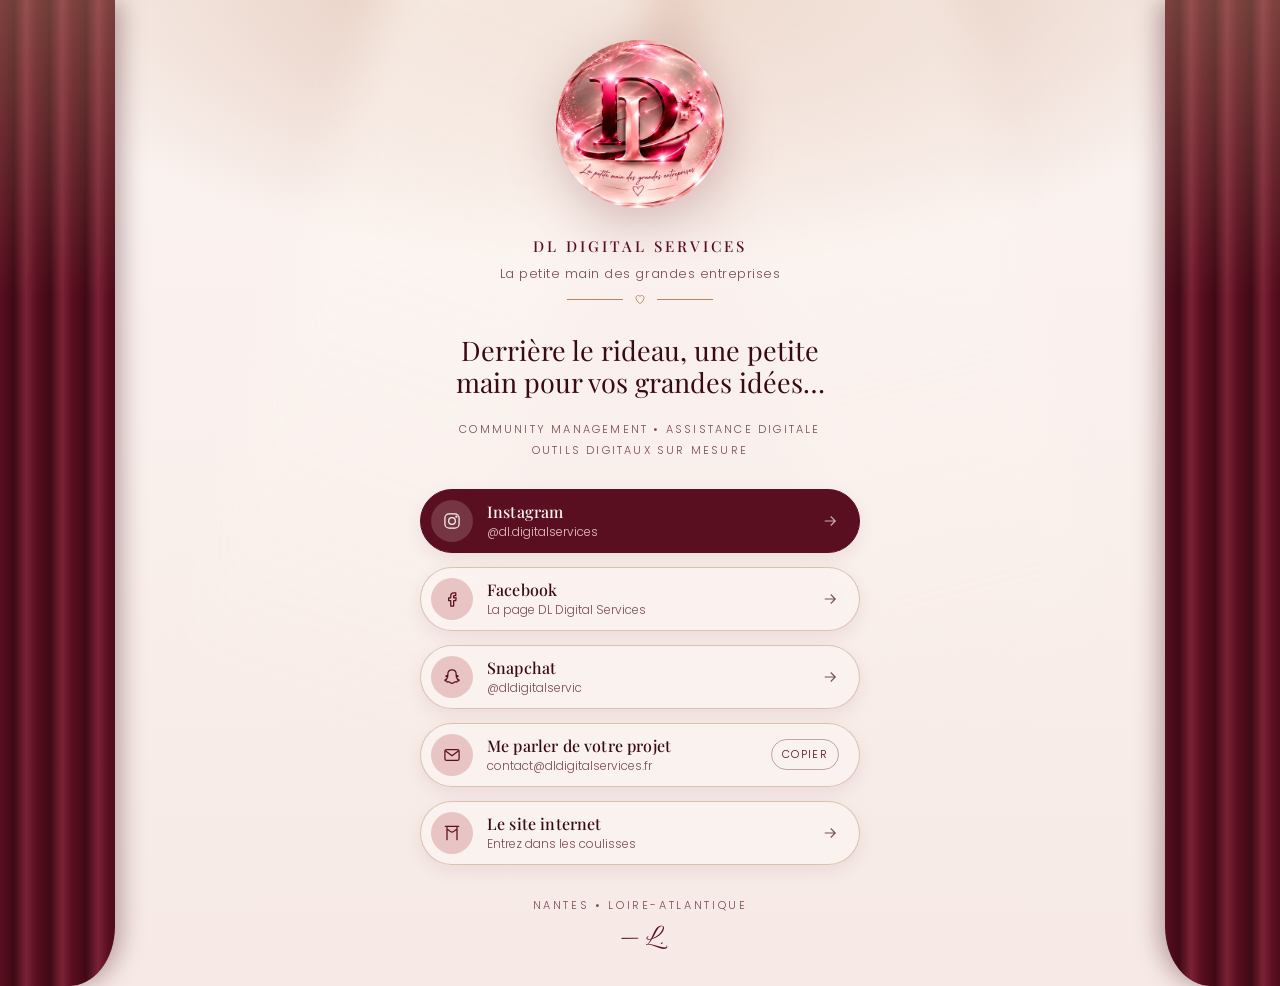
<file: liens/index.html>
<!doctype html>
<html lang="fr">
<head>
<meta charset="utf-8">
<meta name="viewport" content="width=device-width, initial-scale=1, viewport-fit=cover">
<title>DL Digital Services · Tous mes liens</title>
<link rel="canonical" href="https://dldigitalservices.fr/liens/">
<meta property="og:title" content="DL Digital Services">
<meta property="og:description" content="La petite main des grandes entreprises. Community management, assistance digitale et outils digitaux sur mesure à Nantes.">
<meta property="og:image" content="https://dldigitalservices.fr/liens/logo.png">
<meta name="theme-color" content="#5A0F20">
<link rel="icon" href="logo.png">

<meta name="description" content="DL Digital Services, la petite main des grandes entreprises. Community management, assistance digitale et outils digitaux sur mesure à Nantes.">
<link rel="preconnect" href="https://fonts.googleapis.com">
<link rel="preconnect" href="https://fonts.gstatic.com" crossorigin>
<link rel="stylesheet" href="https://fonts.googleapis.com/css2?family=Allura&family=Playfair+Display:wght@500&family=Poppins:wght@300;400&display=swap">
<style>
  /* Page de liens : une scène de théâtre intime. Rideaux bordeaux sur les côtés, lumière dorée qui tombe du haut, tout au centre. */
  :root{
    --ivoire:#FBF4F1; --voile:#F3E3DE; --bordeaux:#5A0F20; --bordeaux-ombre:#3E0915;
    --encre:#3A0A14; --encre-douce:#7A4A52; --rose-poudre:#E9C4C4; --rose-signature:#A8455A; --or-rose:#B08960;
    --titre:"Playfair Display","Didot",Georgia,serif;
    --texte:"Poppins","Helvetica Neue",Arial,sans-serif;
    --signature:"Allura","Snell Roundhand",cursive;
    color-scheme:light;
  }
  *{box-sizing:border-box}
  html,body{min-height:100%}
  body{margin:0;background:var(--ivoire);color:var(--encre);font-family:var(--texte);font-weight:300;-webkit-font-smoothing:antialiased;overflow-x:hidden}

  .scene{position:relative;min-height:100vh;min-height:100dvh;overflow:hidden;
    background:
      radial-gradient(ellipse 80% 45% at 50% -6%, rgba(201,162,122,.42), transparent 72%),
      radial-gradient(ellipse 60% 35% at 50% 0%, rgba(233,196,196,.55), transparent 80%),
      linear-gradient(180deg, var(--ivoire) 0%, #F7EAE6 100%)}

  /* rideaux */
  .rideau{position:absolute;top:0;bottom:0;width:clamp(26px,9vw,120px);z-index:1;pointer-events:none;
    background:
      linear-gradient(180deg, rgba(201,162,122,.35) 0%, transparent 30%),
      repeating-linear-gradient(90deg, var(--bordeaux) 0px, var(--bordeaux-ombre) 14px, #7A2236 26px, var(--bordeaux) 36px)}
  .rideau.g{left:0;box-shadow:6px 0 24px rgba(62,9,21,.35);border-bottom-right-radius:40% 6%}
  .rideau.d{right:0;box-shadow:-6px 0 24px rgba(62,9,21,.35);border-bottom-left-radius:40% 6%}

  /* rayons de lumière */
  .rayon{position:absolute;top:-10%;width:34vw;max-width:260px;height:120%;z-index:0;pointer-events:none;
    background:linear-gradient(180deg, rgba(255,250,244,.85), transparent 70%);filter:blur(22px);opacity:.75}
  .rayon.r1{left:18%;transform:rotate(18deg)}
  .rayon.r2{right:16%;transform:rotate(-14deg);opacity:.5}

  main{position:relative;z-index:2;width:min(440px, calc(100% - 2 * (clamp(26px,9vw,120px) + 14px)));margin:0 auto;padding-block:40px 32px;padding-inline:0;
    display:flex;flex-direction:column;align-items:center;gap:28px;text-align:center}

  .logo{width:min(168px,46vw);aspect-ratio:1;max-width:100%;filter:drop-shadow(0 10px 26px rgba(90,15,32,.22));
    animation:apparition 1.4s ease-out both}
  .marque{display:flex;flex-direction:column;align-items:center;gap:8px}
  h1{font-family:var(--titre);font-weight:500;font-size:clamp(13px,3.6vw,15px);letter-spacing:.2em;text-transform:uppercase;color:var(--bordeaux);margin:0}
  .baseline{font-size:13px;letter-spacing:.04em;color:var(--encre-douce);margin:0}
  .filet{display:flex;align-items:center;gap:10px;color:var(--or-rose)}
  .filet::before,.filet::after{content:"";width:56px;height:1px;background:var(--or-rose)}
  .filet svg{width:14px;height:14px}

  .accroche{display:flex;flex-direction:column;gap:2px;margin:0}
  .accroche .a1{font-family:var(--titre);font-size:clamp(22px,6.4vw,27px);line-height:1.2;color:var(--encre);text-wrap:balance}
  .accroche .a2{font-family:var(--signature);font-size:clamp(34px,10vw,42px);line-height:1;color:var(--rose-signature)}

  .services{font-size:11px;letter-spacing:.2em;text-transform:uppercase;color:var(--encre-douce);margin:-8px 0 0;line-height:1.9}
  .services span{white-space:nowrap}

  nav{width:100%;display:flex;flex-direction:column;gap:14px}
  .lien{display:flex;align-items:center;gap:14px;width:100%;min-height:62px;padding:10px 20px 10px 10px;border-radius:999px;text-decoration:none;
    background:rgba(251,244,241,.72);border:1px solid rgba(176,137,96,.45);color:var(--encre);
    -webkit-backdrop-filter:blur(8px);backdrop-filter:blur(8px);box-shadow:0 6px 18px rgba(90,15,32,.08);
    transition:transform .25s ease, box-shadow .25s ease, background .25s ease}
  .lien:hover{transform:translateY(-2px);box-shadow:0 10px 24px rgba(90,15,32,.14);background:rgba(251,244,241,.92)}
  .lien:focus-visible{outline:2px solid var(--bordeaux);outline-offset:3px}
  .lien.principal{background:var(--bordeaux);border-color:var(--bordeaux);color:var(--ivoire)}
  .lien.principal:hover{background:#6B1428}
  .rond{flex:none;width:42px;height:42px;border-radius:50%;display:grid;place-items:center;background:var(--rose-poudre);color:var(--bordeaux)}
  .principal .rond{background:rgba(251,244,241,.16);color:var(--ivoire)}
  .rond svg{width:20px;height:20px;fill:none;stroke:currentColor;stroke-width:1.5;stroke-linecap:round;stroke-linejoin:round}
  .txt{flex:1;min-width:0;display:flex;flex-direction:column;align-items:flex-start;text-align:left;gap:1px}
  .txt b{font-family:var(--titre);font-weight:500;font-size:16px;letter-spacing:.01em}
  .txt small{font-size:12px;color:var(--encre-douce);overflow-wrap:anywhere}
  .principal .txt small{color:var(--rose-poudre)}
  .fleche{flex:none;width:18px;height:18px;fill:none;stroke:currentColor;stroke-width:1.5;opacity:.7}

  .copier{flex:none;font:inherit;font-size:11px;letter-spacing:.12em;text-transform:uppercase;color:var(--bordeaux);background:transparent;border:1px solid rgba(90,15,32,.35);border-radius:999px;padding:6px 10px;cursor:pointer}
  .copier:focus-visible{outline:2px solid var(--bordeaux);outline-offset:2px}

  .bientot{opacity:.78;border-style:dashed;cursor:default;box-shadow:none;background:rgba(251,244,241,.45)}
  .bientot:hover{transform:none;box-shadow:none;background:rgba(251,244,241,.45)}

  footer{display:flex;flex-direction:column;align-items:center;gap:10px;margin-top:4px}
  .lieu{font-size:11px;letter-spacing:.24em;text-transform:uppercase;color:var(--encre-douce)}
  .sig{font-family:var(--signature);font-size:30px;color:var(--bordeaux);line-height:1}

  @keyframes apparition{from{opacity:.0;transform:translateY(6px) scale(.98)}to{opacity:1;transform:none}}
  @media (prefers-reduced-motion:reduce){.logo{animation:none}.lien{transition:none}}
</style>
</head>
<body>


<div class="scene">
  <div class="rayon r1"></div>
  <div class="rayon r2"></div>
  <div class="rideau g"></div>
  <div class="rideau d"></div>

  <main>
    <img class="logo" src="[data-uri]" alt="Logo DL Digital Services : La petite main des grandes entreprises">

    <div class="marque">
      <h1>DL Digital Services</h1>
      <p class="baseline">La petite main des grandes entreprises</p>
      <div class="filet" aria-hidden="true"><svg viewBox="0 0 24 24"><path d="M12 20s-7-4.4-7-10a4 4 0 0 1 7-2.6A4 4 0 0 1 19 10c0 5.6-7 10-7 10z" fill="none" stroke="currentColor" stroke-width="1.5"/></svg></div>
    </div>

    <p class="accroche">
      <span class="a1">Derrière le rideau, une petite main pour vos grandes idées…</span>
    </p>

    <p class="services"><span>Community management</span> • <span>Assistance digitale</span><br><span>Outils digitaux sur mesure</span></p>

    <nav aria-label="Mes liens">
      <a class="lien principal" href="https://www.instagram.com/dl.digitalservices/" target="_blank" rel="noopener">
        <span class="rond"><svg viewBox="0 0 24 24"><rect x="3.5" y="3.5" width="17" height="17" rx="5"/><circle cx="12" cy="12" r="4"/><circle cx="17.2" cy="6.8" r=".6"/></svg></span>
        <span class="txt"><b>Instagram</b><small>@dl.digitalservices</small></span>
        <svg class="fleche" viewBox="0 0 24 24"><path d="M5 12h14M13 6l6 6-6 6"/></svg>
      </a>

      <a class="lien" href="https://www.facebook.com/share/18D9hMTPxV/" target="_blank" rel="noopener">
        <span class="rond"><svg viewBox="0 0 24 24"><path d="M14 8h2.5V4.5H14A3.5 3.5 0 0 0 10.5 8v2.5H8V14h2.5v6.5H14V14h2.5l.5-3.5h-3V8z"/></svg></span>
        <span class="txt"><b>Facebook</b><small>La page DL Digital Services</small></span>
        <svg class="fleche" viewBox="0 0 24 24"><path d="M5 12h14M13 6l6 6-6 6"/></svg>
      </a>

      <a class="lien" href="https://www.snapchat.com/@dldigitalservic" target="_blank" rel="noopener">
        <span class="rond"><svg viewBox="0 0 24 24"><path d="M12 3.5c-3 0-5 2.2-5 5.2v2.1l-1.6-.4c-.6-.1-.9.6-.4 1l1.8 1c-.6 1.6-1.8 2.9-3.4 3.4.3.8 1.4 1 2.4 1.1.2.6.3 1.1.9 1.1.7 0 1.4-.3 2.3.2.9.5 1.7 1.3 3 1.3s2.1-.8 3-1.3c.9-.5 1.6-.2 2.3-.2.6 0 .7-.5.9-1.1 1-.1 2.1-.3 2.4-1.1-1.6-.5-2.8-1.8-3.4-3.4l1.8-1c.5-.4.2-1.1-.4-1l-1.6.4V8.7c0-3-2-5.2-5-5.2z"/></svg></span>
        <span class="txt"><b>Snapchat</b><small>@dldigitalservic</small></span>
        <svg class="fleche" viewBox="0 0 24 24"><path d="M5 12h14M13 6l6 6-6 6"/></svg>
      </a>

      <div class="lien" role="group" aria-label="E-mail">
        <a href="mailto:contact@dldigitalservices.fr?subject=Mon%20projet" style="display:contents;color:inherit;text-decoration:none">
          <span class="rond"><svg viewBox="0 0 24 24"><rect x="3.5" y="5.5" width="17" height="13" rx="2"/><path d="M4 7l8 6 8-6"/></svg></span>
          <span class="txt"><b>Me parler de votre projet</b><small id="adresse">contact@dldigitalservices.fr</small></span>
        </a>
        <button class="copier" id="btn-copier" type="button">Copier</button>
      </div>

      <a class="lien" href="../">
        <span class="rond"><svg viewBox="0 0 24 24"><path d="M4 4h16M6 4v16M18 4v16M6 8c3 0 3 3 6 3s3-3 6-3"/></svg></span>
        <span class="txt"><b>Le site internet</b><small>Entrez dans les coulisses</small></span>
        <svg class="fleche" viewBox="0 0 24 24"><path d="M5 12h14M13 6l6 6-6 6"/></svg>
      </a>
    </nav>

    <footer>
      <span class="lieu">Nantes • Loire-Atlantique</span>
      <span class="sig" aria-label="Signé L.">— L.</span>
    </footer>
  </main>
</div>

<script>
  (function(){
    var btn=document.getElementById('btn-copier'), adr='contact@dldigitalservices.fr';
    btn.addEventListener('click',function(){
      function ok(){btn.textContent='Copié';setTimeout(function(){btn.textContent='Copier';},1800);}
      function repli(){var r=document.createRange();r.selectNodeContents(document.getElementById('adresse'));var s=getSelection();s.removeAllRanges();s.addRange(r);btn.textContent='Sélectionné';setTimeout(function(){btn.textContent='Copier';},1800);}
      try{navigator.clipboard.writeText(adr).then(ok,repli);}catch(e){repli();}
    });
  })();
</script>

</body>
</html>
</file>
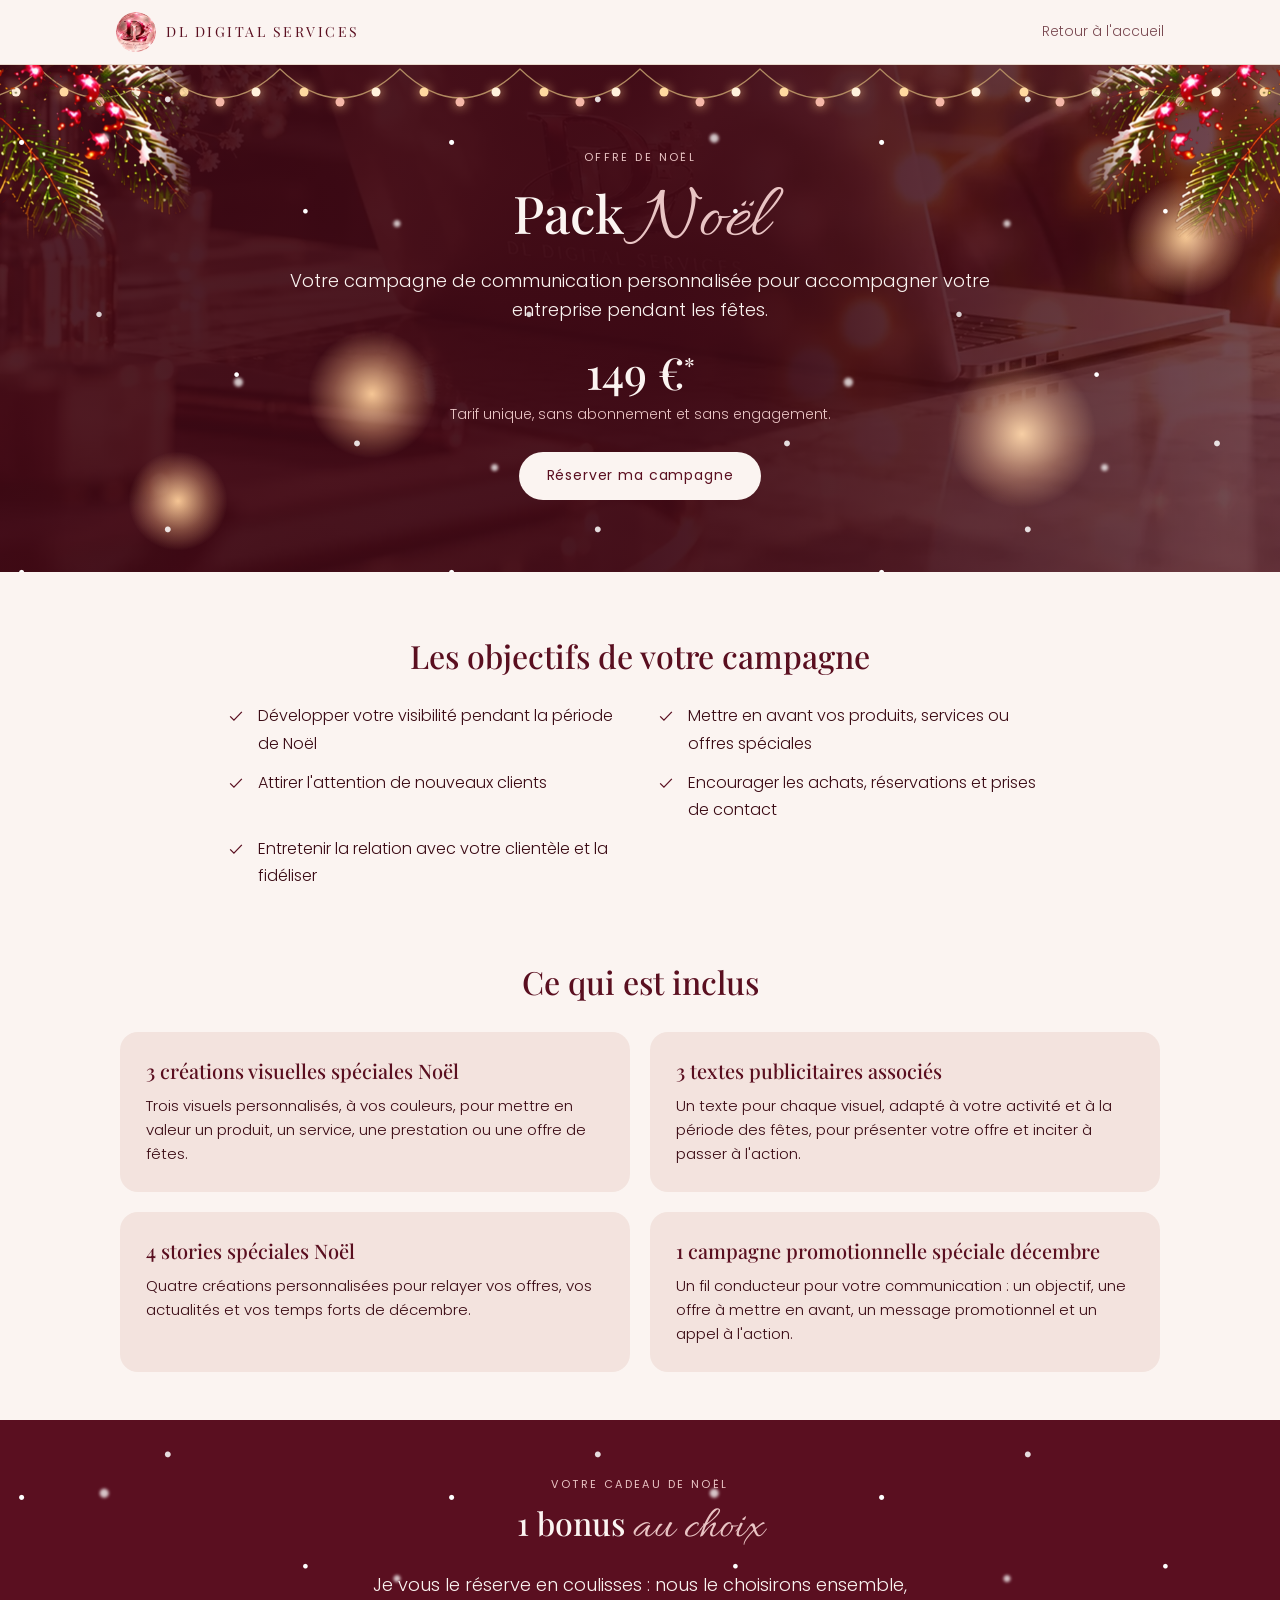
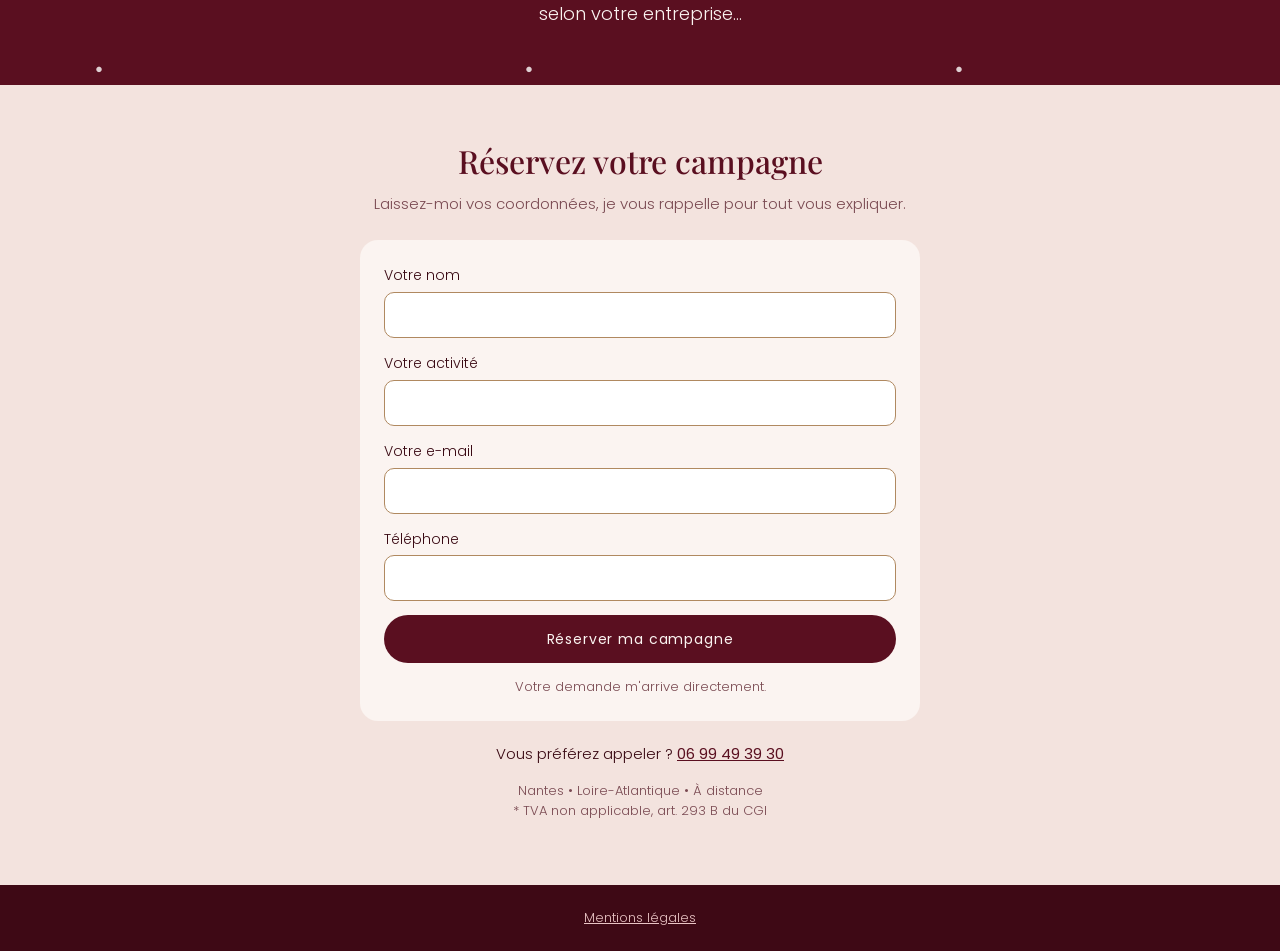
<file: pack-noel/index.html>
<!doctype html>
<html lang="fr">
<head>
<meta charset="utf-8">
<meta name="viewport" content="width=device-width, initial-scale=1">
<title>Pack Noël à 149 € | DL Digital Services, Nantes</title>
<meta name="description" content="Votre campagne de communication de Noël, personnalisée pour votre entreprise : visuels, textes, stories et campagne de décembre. Nantes, Loire-Atlantique et à distance.">
<link rel="canonical" href="https://dldigitalservices.fr/pack-noel/">
<meta property="og:title" content="Pack Noël | DL Digital Services">
<meta property="og:description" content="Votre campagne de communication de Noël, pensée et créée autour de votre entreprise.">
<meta property="og:url" content="https://dldigitalservices.fr/pack-noel/">
<meta property="og:image" content="https://dldigitalservices.fr/liens/logo.png">
<meta property="og:type" content="website">
<link rel="icon" href="/liens/logo.png">
<link rel="preconnect" href="https://fonts.googleapis.com">
<link rel="preconnect" href="https://fonts.gstatic.com" crossorigin>
<link rel="stylesheet" href="https://fonts.googleapis.com/css2?family=Allura&family=Playfair+Display:ital,wght@0,500;1,500&family=Poppins:wght@300;400&display=swap">
<style>
*{box-sizing:border-box}
html{scroll-behavior:smooth}
body{margin:0;background:#FBF4F1}
a{color:#5A0F20}a:hover{color:#7A2236}
.champ{display:flex;flex-direction:column;gap:4px;font-size:14px;color:#3A0A14}
.champ input{min-height:46px;padding:0 14px;border:1px solid #B08960;border-radius:10px;background:#fff;font:inherit;font-size:16px;color:#3A0A14}
:focus-visible{outline:2px solid #5A0F20;outline-offset:3px}
@keyframes neige{from{background-position:0 0}to{background-position:0 var(--pas)}}
@keyframes derive{from{transform:translateX(-14px)}to{transform:translateX(14px)}}
@keyframes scintille{0%,100%{opacity:.35}50%{opacity:1}}
@keyframes lueur{0%,100%{opacity:.18;transform:scale(.88)}50%{opacity:.7;transform:scale(1.08)}}
@keyframes balance-g{0%,100%{transform:rotate(-1.6deg)}50%{transform:rotate(1.8deg)}}
@keyframes balance-d{0%,100%{transform:rotate(1.6deg)}50%{transform:rotate(-1.8deg)}}
@keyframes flotte{0%,100%{transform:translateY(0)}50%{transform:translateY(-7px)}}
@keyframes halo{0%,100%{box-shadow:0 24px 60px rgba(30,4,10,.45),0 0 0 rgba(255,201,138,0)}50%{box-shadow:0 28px 66px rgba(30,4,10,.45),0 0 34px rgba(255,201,138,.5)}}
@keyframes reflet{0%,62%{left:-40%}100%{left:125%}}
@keyframes mot{0%,100%{text-shadow:0 0 0 rgba(255,201,138,0)}50%{text-shadow:0 0 16px rgba(255,201,138,.75)}}
.neige{position:absolute;inset:0 -30px;pointer-events:none;background-repeat:repeat;animation:neige var(--duree) linear infinite,derive 7s ease-in-out infinite alternate}
.neige-1{--pas:430px;--duree:13s;background-size:430px 430px;background-image:radial-gradient(circle at 12% 18%,#fff 0 2px,transparent 3px),radial-gradient(circle at 46% 8%,rgba(255,255,255,.85) 0 2.4px,transparent 3.4px),radial-gradient(circle at 78% 34%,#fff 0 1.8px,transparent 2.8px),radial-gradient(circle at 30% 58%,rgba(255,255,255,.8) 0 2.2px,transparent 3.2px),radial-gradient(circle at 62% 72%,#fff 0 1.8px,transparent 2.8px),radial-gradient(circle at 90% 88%,rgba(255,255,255,.85) 0 2.4px,transparent 3.4px)}
.neige-2{--pas:610px;--duree:24s;filter:blur(1.4px);opacity:.75;animation-direction:normal,alternate-reverse;background-size:610px 610px;background-image:radial-gradient(circle at 22% 12%,#fff 0 4px,transparent 5px),radial-gradient(circle at 70% 26%,#fff 0 3px,transparent 4px),radial-gradient(circle at 44% 52%,#fff 0 4px,transparent 5px),radial-gradient(circle at 86% 66%,#fff 0 3px,transparent 4px),radial-gradient(circle at 12% 84%,#fff 0 3.5px,transparent 4.5px)}
.guirlande{position:absolute;left:0;top:0;width:100%;height:76px;pointer-events:none}
.ampoule{animation:scintille 2.4s ease-in-out infinite;filter:drop-shadow(0 0 6px #FFC98A)}
.lueur{position:absolute;border-radius:50%;pointer-events:none;mix-blend-mode:screen;background:radial-gradient(circle,rgba(255,205,145,.95) 0%,rgba(255,190,130,.35) 42%,transparent 70%);animation:lueur 5s ease-in-out infinite}
.branche{position:absolute;top:0;pointer-events:none}
.branche-g{left:0;transform-origin:0 0;animation:balance-g 6s ease-in-out infinite}
.branche-d{right:0;transform-origin:100% 0;animation:balance-d 7s ease-in-out infinite}
.flotte{animation:flotte 6s ease-in-out infinite,halo 6s ease-in-out infinite}
.reflet{position:relative;overflow:hidden}
.reflet::after{content:"";position:absolute;top:0;bottom:0;left:-40%;width:28%;transform:skewX(-20deg);background:linear-gradient(90deg,transparent,rgba(255,255,255,.42),transparent);animation:reflet 4.5s ease-in-out infinite}
.mot{animation:mot 3.6s ease-in-out infinite}
@media (prefers-reduced-motion:reduce){.neige,.ampoule,.lueur,.branche-g,.branche-d,.flotte,.reflet::after,.mot{animation:none}}

</style>
</head>
<body>
<div style="font-family: Poppins, 'Helvetica Neue', Arial, sans-serif; font-weight: 300; font-size: 16px; line-height: 1.7; color: #3A0A14; background: #FBF4F1; overflow-x: hidden">

<header style="background: #FBF4F1; border-bottom: 1px solid rgba(176,137,96,.25)">
  <div style="max-width: 1080px; margin: 0 auto; padding: 0 16px; min-height: 64px; display: flex; flex-wrap: wrap; align-items: center; justify-content: space-between; gap: 16px">
    <a href="/" style="display: flex; align-items: center; gap: 10px; text-decoration: none; color: #5A0F20; font-family: 'Playfair Display', Georgia, serif; font-size: 14px; letter-spacing: .18em; text-transform: uppercase; white-space: nowrap">
      <img src="/images/logo-nav.webp" alt="" style="width: 40px; height: 40px; border-radius: 50%">
      <span>DL Digital Services</span>
    </a>
    <a href="/" style="color: #7A4A52; font-size: 14px; text-decoration: none">Retour à l'accueil</a>
  </div>
</header>

<div style="position: relative; overflow: hidden; background: #3E0915">
  <img src="/images/noel-fond.webp" alt="" style="position: absolute; inset: 0; width: 100%; height: 100%; object-fit: cover; object-position: right center">
  <div style="position: absolute; inset: 0; background: linear-gradient(90deg, rgba(62,9,21,.9) 0%, rgba(62,9,21,.95) 50%, rgba(62,9,21,.72) 100%)"></div>
  <svg class="guirlande" viewBox="0 0 1440 76" preserveAspectRatio="xMidYMin slice" aria-hidden="true"><path d="M0 4 Q60.0 62 120 4 Q180.0 62 240 4 Q300.0 62 360 4 Q420.0 62 480 4 Q540.0 62 600 4 Q660.0 62 720 4 Q780.0 62 840 4 Q900.0 62 960 4 Q1020.0 62 1080 4 Q1140.0 62 1200 4 Q1260.0 62 1320 4 Q1380.0 62 1440 4" fill="none" stroke="#B08960" stroke-width="1.2"></path><circle class="ampoule" cx="24" cy="27" r="4.5" fill="#FFD9A0" style="animation-delay: -0.00s"></circle><circle class="ampoule" cx="60" cy="37" r="4.5" fill="#F5B7A8" style="animation-delay: -0.37s"></circle><circle class="ampoule" cx="96" cy="27" r="4.5" fill="#FFF1DC" style="animation-delay: -0.74s"></circle><circle class="ampoule" cx="144" cy="27" r="4.5" fill="#FFD9A0" style="animation-delay: -1.11s"></circle><circle class="ampoule" cx="180" cy="37" r="4.5" fill="#F5B7A8" style="animation-delay: -1.48s"></circle><circle class="ampoule" cx="216" cy="27" r="4.5" fill="#FFF1DC" style="animation-delay: -1.85s"></circle><circle class="ampoule" cx="264" cy="27" r="4.5" fill="#FFD9A0" style="animation-delay: -2.22s"></circle><circle class="ampoule" cx="300" cy="37" r="4.5" fill="#F5B7A8" style="animation-delay: -0.19s"></circle><circle class="ampoule" cx="336" cy="27" r="4.5" fill="#FFF1DC" style="animation-delay: -0.56s"></circle><circle class="ampoule" cx="384" cy="27" r="4.5" fill="#FFD9A0" style="animation-delay: -0.93s"></circle><circle class="ampoule" cx="420" cy="37" r="4.5" fill="#F5B7A8" style="animation-delay: -1.30s"></circle><circle class="ampoule" cx="456" cy="27" r="4.5" fill="#FFF1DC" style="animation-delay: -1.67s"></circle><circle class="ampoule" cx="504" cy="27" r="4.5" fill="#FFD9A0" style="animation-delay: -2.04s"></circle><circle class="ampoule" cx="540" cy="37" r="4.5" fill="#F5B7A8" style="animation-delay: -0.01s"></circle><circle class="ampoule" cx="576" cy="27" r="4.5" fill="#FFF1DC" style="animation-delay: -0.38s"></circle><circle class="ampoule" cx="624" cy="27" r="4.5" fill="#FFD9A0" style="animation-delay: -0.75s"></circle><circle class="ampoule" cx="660" cy="37" r="4.5" fill="#F5B7A8" style="animation-delay: -1.12s"></circle><circle class="ampoule" cx="696" cy="27" r="4.5" fill="#FFF1DC" style="animation-delay: -1.49s"></circle><circle class="ampoule" cx="744" cy="27" r="4.5" fill="#FFD9A0" style="animation-delay: -1.86s"></circle><circle class="ampoule" cx="780" cy="37" r="4.5" fill="#F5B7A8" style="animation-delay: -2.23s"></circle><circle class="ampoule" cx="816" cy="27" r="4.5" fill="#FFF1DC" style="animation-delay: -0.20s"></circle><circle class="ampoule" cx="864" cy="27" r="4.5" fill="#FFD9A0" style="animation-delay: -0.57s"></circle><circle class="ampoule" cx="900" cy="37" r="4.5" fill="#F5B7A8" style="animation-delay: -0.94s"></circle><circle class="ampoule" cx="936" cy="27" r="4.5" fill="#FFF1DC" style="animation-delay: -1.31s"></circle><circle class="ampoule" cx="984" cy="27" r="4.5" fill="#FFD9A0" style="animation-delay: -1.68s"></circle><circle class="ampoule" cx="1020" cy="37" r="4.5" fill="#F5B7A8" style="animation-delay: -2.05s"></circle><circle class="ampoule" cx="1056" cy="27" r="4.5" fill="#FFF1DC" style="animation-delay: -0.02s"></circle><circle class="ampoule" cx="1104" cy="27" r="4.5" fill="#FFD9A0" style="animation-delay: -0.39s"></circle><circle class="ampoule" cx="1140" cy="37" r="4.5" fill="#F5B7A8" style="animation-delay: -0.76s"></circle><circle class="ampoule" cx="1176" cy="27" r="4.5" fill="#FFF1DC" style="animation-delay: -1.13s"></circle><circle class="ampoule" cx="1224" cy="27" r="4.5" fill="#FFD9A0" style="animation-delay: -1.50s"></circle><circle class="ampoule" cx="1260" cy="37" r="4.5" fill="#F5B7A8" style="animation-delay: -1.87s"></circle><circle class="ampoule" cx="1296" cy="27" r="4.5" fill="#FFF1DC" style="animation-delay: -2.24s"></circle><circle class="ampoule" cx="1344" cy="27" r="4.5" fill="#FFD9A0" style="animation-delay: -0.21s"></circle><circle class="ampoule" cx="1380" cy="37" r="4.5" fill="#F5B7A8" style="animation-delay: -0.58s"></circle><circle class="ampoule" cx="1416" cy="27" r="4.5" fill="#FFF1DC" style="animation-delay: -0.95s"></circle></svg><div class="lueur" style="left: 24%; top: 52%; width: 130px; height: 130px; animation-delay: -1s"></div><div class="lueur" style="left: 74%; top: 58%; width: 150px; height: 150px; animation-delay: -2.4s"></div><div class="lueur" style="left: 88%; top: 22%; width: 120px; height: 120px; animation-delay: -3.4s"></div><div class="lueur" style="left: 10%; top: 76%; width: 100px; height: 100px; animation-delay: -0.6s"></div><div class="branche branche-g" style="width: 15vw"><img src="/images/noel-branche.webp" alt="" style="display: block; width: 100%; height: auto"></div><div class="branche branche-d" style="width: 15vw; max-width: 280px"><img src="/images/noel-branche.webp" alt="" style="display: block; width: 100%; height: auto; transform: scaleX(-1)"></div><div class="neige neige-2"></div><div class="neige neige-1"></div>
  <div style="position: relative; max-width: 760px; margin: 0 auto; padding: 84px 16px 72px; text-align: center; color: #FBF4F1">
    <span style="display: block; font-size: 11px; line-height: 16px; font-weight: 400; letter-spacing: .22em; text-transform: uppercase; color: #E9C4C4">Offre de Noël</span>
    <h1 style="margin: 10px 0 0; font-family: 'Playfair Display', Georgia, serif; font-weight: 500; font-size: 52px; line-height: 76px; color: #FBF4F1">Pack <span style="font-family: Allura, cursive; font-weight: 400; font-size: 78px; color: #E9C4C4" class="mot">Noël</span></h1>
    <p style="margin: 8px 0 0; font-size: 18px; line-height: 1.6">Votre campagne de communication personnalisée pour accompagner votre entreprise pendant les fêtes.</p>
    <p style="margin: 22px 0 0; font-family: 'Playfair Display', Georgia, serif; font-weight: 500; font-size: 44px; line-height: 50px">149 €<span style="font-size: 22px; vertical-align: super; line-height: 0">*</span></p>
    <p style="margin: 6px 0 0; font-size: 14px; color: #E9C4C4">Tarif unique, sans abonnement et sans engagement.</p>
    <a class="reflet" href="#reserver" style="margin-top: 26px; display: inline-flex; align-items: center; min-height: 48px; padding: 0 28px; border-radius: 999px; background: #FBF4F1; color: #5A0F20; text-decoration: none; font-size: 14px; font-weight: 400; letter-spacing: .06em">Réserver ma campagne</a>
  </div>
</div>

<section style="padding: 64px 0 24px">
  <div style="max-width: 860px; margin: 0 auto; padding: 0 16px">
    <h2 style="margin: 0; text-align: center; font-family: 'Playfair Display', Georgia, serif; font-weight: 500; font-size: 32px; line-height: 1.25; color: #5A0F20">Les objectifs de votre campagne</h2>
    <ul style="margin: 26px 0 0; padding: 0; list-style: none; display: grid; grid-template-columns: repeat(auto-fit, minmax(280px, 1fr)); gap: 12px 32px">
      <li style="display: flex; gap: 12px; align-items: flex-start"><svg width="20" height="20" viewBox="0 0 24 24" fill="none" stroke="#5A0F20" stroke-width="1.5" aria-hidden="true" style="flex: none; margin-top: 4px"><path d="M5 12.5l4.5 4.5L19 7"/></svg>Développer votre visibilité pendant la période de Noël</li>
      <li style="display: flex; gap: 12px; align-items: flex-start"><svg width="20" height="20" viewBox="0 0 24 24" fill="none" stroke="#5A0F20" stroke-width="1.5" aria-hidden="true" style="flex: none; margin-top: 4px"><path d="M5 12.5l4.5 4.5L19 7"/></svg>Mettre en avant vos produits, services ou offres spéciales</li>
      <li style="display: flex; gap: 12px; align-items: flex-start"><svg width="20" height="20" viewBox="0 0 24 24" fill="none" stroke="#5A0F20" stroke-width="1.5" aria-hidden="true" style="flex: none; margin-top: 4px"><path d="M5 12.5l4.5 4.5L19 7"/></svg>Attirer l'attention de nouveaux clients</li>
      <li style="display: flex; gap: 12px; align-items: flex-start"><svg width="20" height="20" viewBox="0 0 24 24" fill="none" stroke="#5A0F20" stroke-width="1.5" aria-hidden="true" style="flex: none; margin-top: 4px"><path d="M5 12.5l4.5 4.5L19 7"/></svg>Encourager les achats, réservations et prises de contact</li>
      <li style="display: flex; gap: 12px; align-items: flex-start"><svg width="20" height="20" viewBox="0 0 24 24" fill="none" stroke="#5A0F20" stroke-width="1.5" aria-hidden="true" style="flex: none; margin-top: 4px"><path d="M5 12.5l4.5 4.5L19 7"/></svg>Entretenir la relation avec votre clientèle et la fidéliser</li>
    </ul>
  </div>
</section>

<section style="padding: 48px 0">
  <div style="max-width: 1080px; margin: 0 auto; padding: 0 16px">
    <h2 style="margin: 0; text-align: center; font-family: 'Playfair Display', Georgia, serif; font-weight: 500; font-size: 32px; line-height: 1.25; color: #5A0F20">Ce qui est inclus</h2>
    <div style="margin-top: 30px; display: flex; flex-wrap: wrap; justify-content: center; gap: 20px">
      <article style="flex: 0 1 510px; box-sizing: border-box; padding: 26px; border-radius: 18px; background: #F3E3DE">
        <h3 style="margin: 0; font-family: 'Playfair Display', Georgia, serif; font-weight: 500; font-size: 20px; line-height: 1.3; color: #5A0F20">3 créations visuelles spéciales Noël</h3>
        <p style="margin: 10px 0 0; font-size: 15px; line-height: 1.6">Trois visuels personnalisés, à vos couleurs, pour mettre en valeur un produit, un service, une prestation ou une offre de fêtes.</p>
      </article>
      <article style="flex: 0 1 510px; box-sizing: border-box; padding: 26px; border-radius: 18px; background: #F3E3DE">
        <h3 style="margin: 0; font-family: 'Playfair Display', Georgia, serif; font-weight: 500; font-size: 20px; line-height: 1.3; color: #5A0F20">3 textes publicitaires associés</h3>
        <p style="margin: 10px 0 0; font-size: 15px; line-height: 1.6">Un texte pour chaque visuel, adapté à votre activité et à la période des fêtes, pour présenter votre offre et inciter à passer à l'action.</p>
      </article>
      <article style="flex: 0 1 510px; box-sizing: border-box; padding: 26px; border-radius: 18px; background: #F3E3DE">
        <h3 style="margin: 0; font-family: 'Playfair Display', Georgia, serif; font-weight: 500; font-size: 20px; line-height: 1.3; color: #5A0F20">4 stories spéciales Noël</h3>
        <p style="margin: 10px 0 0; font-size: 15px; line-height: 1.6">Quatre créations personnalisées pour relayer vos offres, vos actualités et vos temps forts de décembre.</p>
      </article>
      <article style="flex: 0 1 510px; box-sizing: border-box; padding: 26px; border-radius: 18px; background: #F3E3DE">
        <h3 style="margin: 0; font-family: 'Playfair Display', Georgia, serif; font-weight: 500; font-size: 20px; line-height: 1.3; color: #5A0F20">1 campagne promotionnelle spéciale décembre</h3>
        <p style="margin: 10px 0 0; font-size: 15px; line-height: 1.6">Un fil conducteur pour votre communication : un objectif, une offre à mettre en avant, un message promotionnel et un appel à l'action.</p>
      </article>
    </div>
  </div>
</section>

<section style="position: relative; overflow: hidden; padding: 56px 0; background: #5A0F20; color: #FBF4F1">
  <div class="neige neige-2"></div><div class="neige neige-1"></div>
  <div style="position: relative; max-width: 860px; margin: 0 auto; padding: 0 16px; text-align: center">
    <span style="display: block; font-size: 11px; line-height: 16px; font-weight: 400; letter-spacing: .22em; text-transform: uppercase; color: #E9C4C4">Votre cadeau de Noël</span>
    <h2 style="margin: 8px 0 0; font-family: 'Playfair Display', Georgia, serif; font-weight: 500; font-size: 32px; line-height: 1.25; color: #FBF4F1">1 bonus <span style="font-family: Allura, cursive; font-weight: 400; font-size: 46px; color: #E9C4C4">au choix</span></h2>
    <p style="margin: 14px auto 0; max-width: 560px; font-size: 18px; line-height: 1.6">Je vous le réserve en coulisses : nous le choisirons ensemble, selon votre entreprise…</p>
  </div>
</section>

<section id="reserver" style="padding: 56px 16px 64px; background: #F3E3DE">
  <div style="max-width: 560px; margin: 0 auto">
    <h2 style="margin: 0; text-align: center; font-family: 'Playfair Display', Georgia, serif; font-weight: 500; font-size: 32px; line-height: 1.25; color: #5A0F20">Réservez votre campagne</h2>
    <p style="margin: 10px 0 0; text-align: center; font-size: 15px; color: #7A4A52">Laissez-moi vos coordonnées, je vous rappelle pour tout vous expliquer.</p>
    <form id="resa" novalidate style="margin-top: 24px; display: flex; flex-direction: column; gap: 14px; padding: 24px; border-radius: 18px; background: #FBF4F1">
      <label class="champ">Votre nom<input name="nom" autocomplete="name" required></label>
      <label class="champ">Votre activité<input name="activite" autocomplete="organization"></label>
      <label class="champ">Votre e-mail<input name="email" type="email" autocomplete="email" required></label>
      <label class="champ">Téléphone<input name="tel" type="tel" autocomplete="tel"></label>
      <button class="reflet" type="submit" style="min-height: 48px; border: 0; border-radius: 999px; background: #5A0F20; color: #FBF4F1; font-family: inherit; font-size: 14px; font-weight: 400; letter-spacing: .06em; cursor: pointer">Réserver ma campagne</button>
      <p id="aide-resa" style="margin: 0; text-align: center; font-size: 13px; line-height: 20px; color: #7A4A52">Votre demande m'arrive directement.</p>
    </form>
    <p style="margin: 20px 0 0; text-align: center; font-size: 15px">Vous préférez appeler ? <a href="tel:+33699493930" style="color: #5A0F20; font-weight: 400; white-space: nowrap">06 99 49 39 30</a></p>
    <p style="margin: 14px 0 0; text-align: center; font-size: 13px; line-height: 20px; color: #7A4A52">Nantes • Loire-Atlantique • À distance<br>* TVA non applicable, art. 293 B du CGI</p>
  </div>
</section>
<footer style="padding: 22px 16px; background: #3E0915; text-align: center; font-size: 13px; color: #E9C4C4"><a href="/#mentions-legales" style="color: #E9C4C4">Mentions légales</a></footer>
</div>
<script>
(function(){var f=document.getElementById('resa'),a=document.getElementById('aide-resa');
f.addEventListener('submit',function(e){e.preventDefault();var nom=f.nom.value.trim(),mail=f.email.value.trim();
if(!nom||!mail){a.textContent="Merci d'indiquer au moins votre nom et votre e-mail.";a.style.color='#A8455A';(nom?f.email:f.nom).focus();return}
var d=new FormData();d.append('Nom',nom);d.append('Activité',f.activite.value||'-');d.append('email',mail);d.append('Téléphone',f.tel.value||'-');d.append('Services','Pack Noël');d.append('_subject','Réservation Pack Noël - '+nom);
var b=f.querySelector('button');b.disabled=true;b.textContent='Envoi en cours…';
fetch('https://formspree.io/f/xvkzvpwd',{method:'POST',body:d,headers:{'Accept':'application/json'}}).then(function(r){if(!r.ok)throw 0;
f.innerHTML='<p style="margin:0;text-align:center;font-family:\'Playfair Display\',Georgia,serif;font-size:22px;color:#5A0F20">Merci, votre demande est bien envoyée.</p><p style="margin:0;text-align:center">Je vous rappelle très vite, en toute discrétion.</p>'})
.catch(function(){b.disabled=false;b.textContent='Réserver ma campagne';a.innerHTML='L\'envoi n\'a pas fonctionné. Réessayez, ou appelez-moi au 06 99 49 39 30.';a.style.color='#A8455A'})})})();
</script>
<script type='module' src='https://static.cloudflareinsights.com/beacon.min.js' data-cf-beacon='{"token": "1a49130265fc4ca499e2a1bd498a2efb"}'></script>
</body>
</html>
</file>
